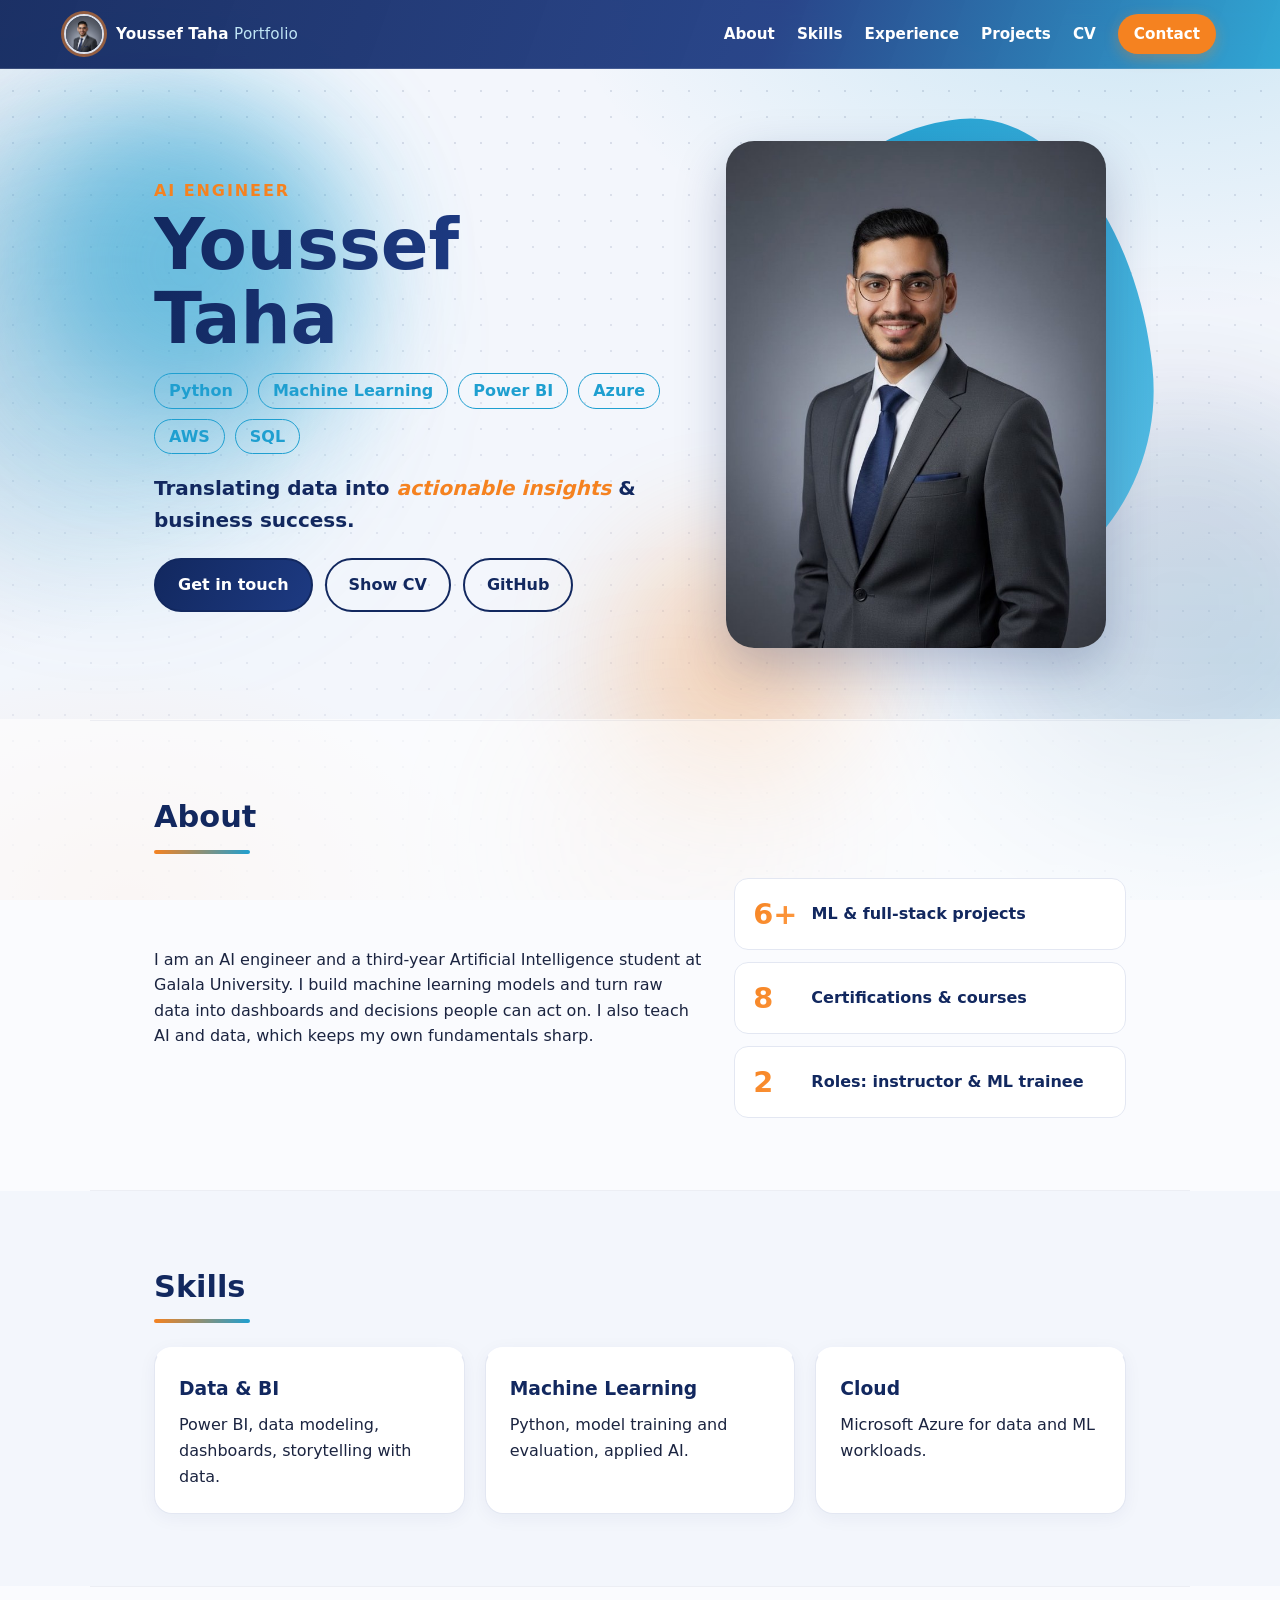
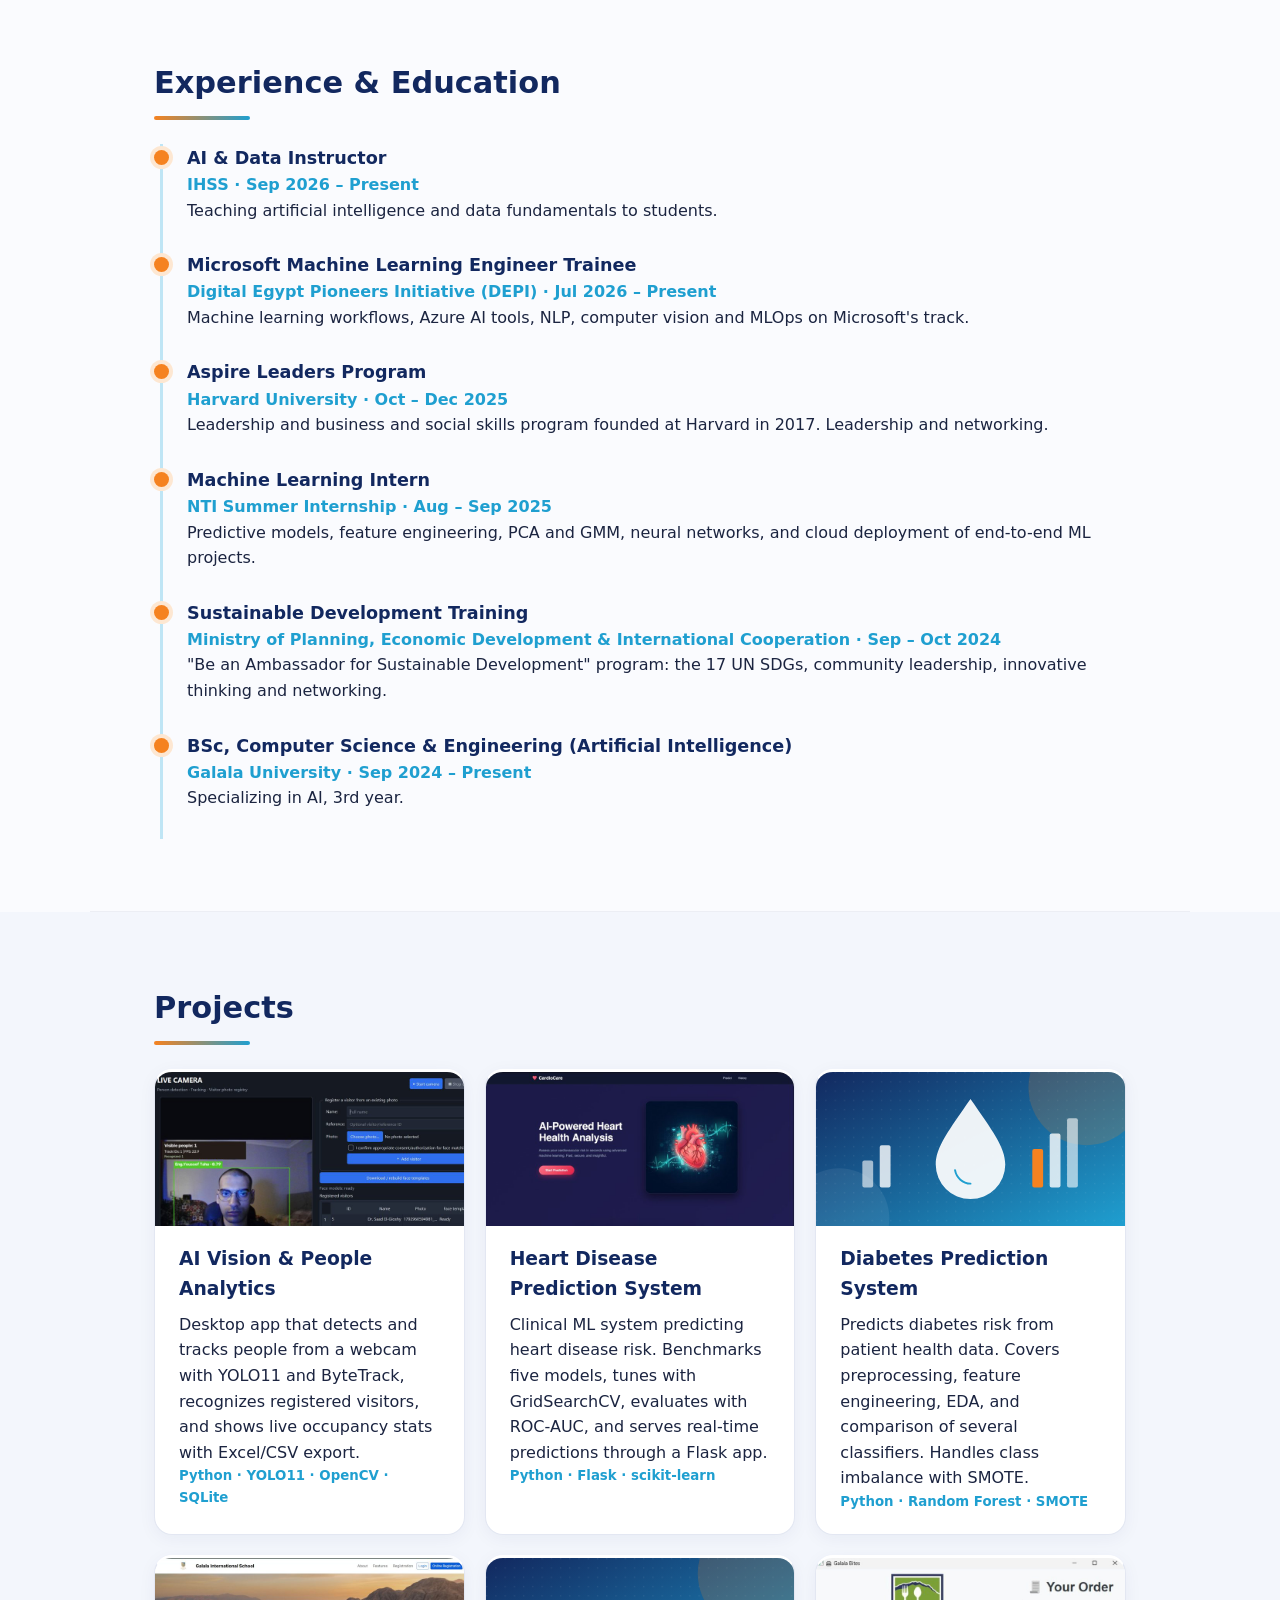
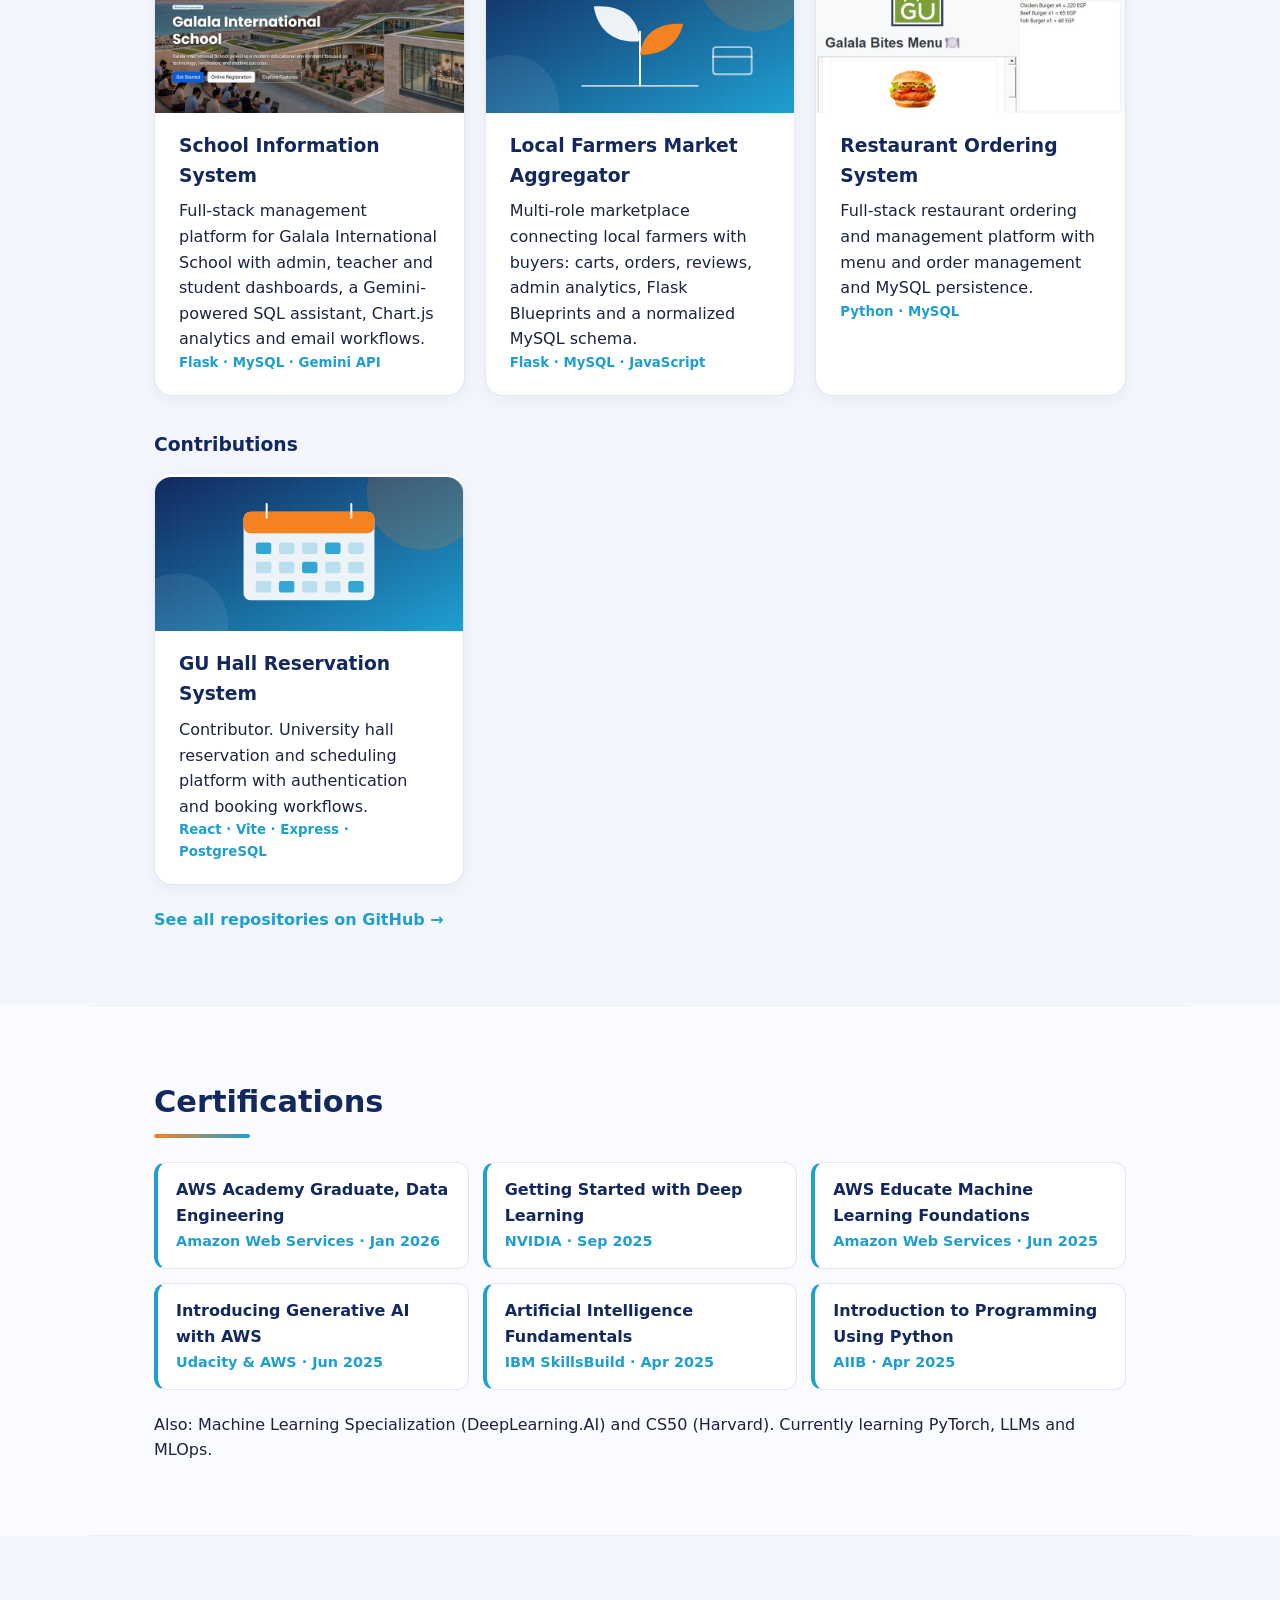
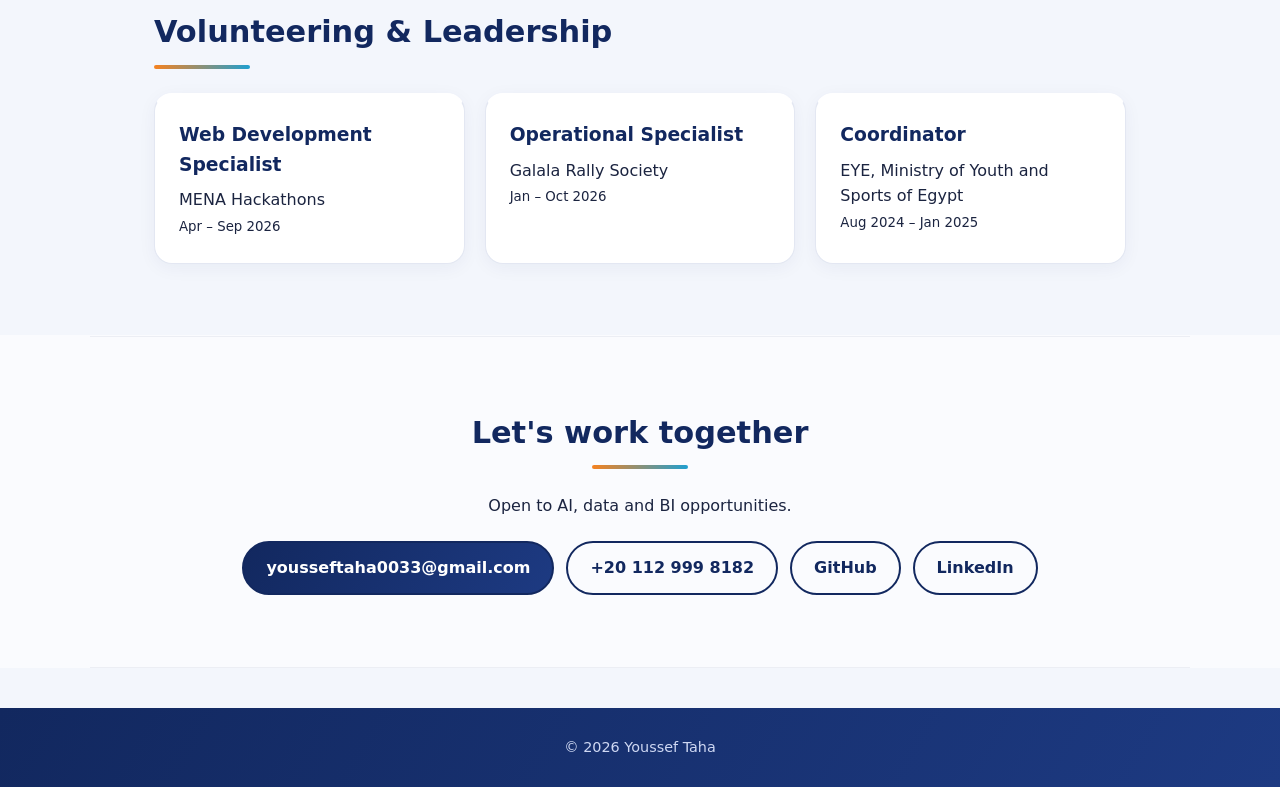
<file: index.html>
<!doctype html>
<html lang="en">
<head>
<meta charset="utf-8">
<meta name="viewport" content="width=device-width,initial-scale=1">
<title>Youssef Taha | AI Engineer</title>
<meta name="description" content="Youssef Taha, AI Engineer. Translating data into actionable insights and business success with Power BI, Azure and Python.">
<meta property="og:title" content="Youssef Taha | AI Engineer">
<meta property="og:description" content="Translating data into actionable insights and business success.">
<meta property="og:image" content="https://yousseftaha.com/5-photo.jpg">
<meta property="og:url" content="https://yousseftaha.com/">
<link rel="canonical" href="https://yousseftaha.com/">
<meta name="twitter:card" content="summary_large_image">
<meta name="twitter:title" content="Youssef Taha | AI Engineer">
<meta name="twitter:description" content="Translating data into actionable insights and business success.">
<meta name="twitter:image" content="https://yousseftaha.com/5-photo.jpg">
<link rel="icon" type="image/svg+xml" href="favicon.svg">
<link rel="icon" type="image/png" sizes="32x32" href="3-favicon-32.png">
<link rel="icon" type="image/png" sizes="48x48" href="1-favicon-48.png">
<link rel="icon" type="image/png" sizes="96x96" href="2-favicon-96.png">
<link rel="icon" sizes="any" href="4-favicon.ico">
<link rel="apple-touch-icon" sizes="180x180" href="2-apple-touch-icon.png">
<meta name="theme-color" content="#12285f">
<link rel="stylesheet" href="style.css?v=4">
</head>
<body>
<div class="bg" aria-hidden="true"><i class="g g1"></i><i class="g g2"></i><i class="g g3"></i></div>
<header class="nav">
  <a class="brand" href="#top"><img class="avatar" src="5-photo.jpg" alt=""><span>Youssef Taha <em>Portfolio</em></span></a>
  <nav>
    <a href="#about">About</a><a href="#skills">Skills</a><a href="#experience">Experience</a><a href="#projects">Projects</a><a href="6-cv.pdf" target="_blank" rel="noopener">CV</a><a href="#contact" class="cta">Contact</a>
  </nav>
</header>

<main id="top">
<section class="hero">
  <div class="hero-bg"><i class="orb o1"></i><i class="orb o2"></i></div>
  <div class="hero-text">
    <p class="eyebrow">AI Engineer</p>
    <h1>Youssef Taha</h1>
    <div class="chips"><span>Python</span><span>Machine Learning</span><span>Power BI</span><span>Azure</span><span>AWS</span><span>SQL</span></div>
    <p class="tag">Translating data into <span>actionable insights</span> &amp; business success.</p>
    <div class="btns"><a class="btn primary" href="#contact">Get in touch</a><a class="btn" href="6-cv.pdf" target="_blank" rel="noopener">Show CV</a><a class="btn" href="https://github.com/YoussefTaha39">GitHub</a></div>
  </div>
  <div class="hero-photo"><div class="blob"></div><img src="5-photo.jpg" alt="Youssef Taha"></div>
</section>

<section id="about">
  <h2>About</h2>
  <div class="about">
    <p>I am an AI engineer and a third-year Artificial Intelligence student at Galala University. I build machine learning models and turn raw data into dashboards and decisions people can act on. I also teach AI and data, which keeps my own fundamentals sharp.</p>
    <ul class="stats">
      <li><b>6+</b><span>ML &amp; full-stack projects</span></li>
      <li><b>8</b><span>Certifications &amp; courses</span></li>
      <li><b>2</b><span>Roles: instructor &amp; ML trainee</span></li>
    </ul>
  </div>
</section>

<section id="skills">
  <h2>Skills</h2>
  <div class="grid3">
    <div class="card"><h3>Data &amp; BI</h3><p>Power BI, data modeling, dashboards, storytelling with data.</p></div>
    <div class="card"><h3>Machine Learning</h3><p>Python, model training and evaluation, applied AI.</p></div>
    <div class="card"><h3>Cloud</h3><p>Microsoft Azure for data and ML workloads.</p></div>
  </div>
</section>

<section id="experience">
  <h2>Experience &amp; Education</h2>
  <ol class="timeline">
    <li><b>AI &amp; Data Instructor</b><span>IHSS &middot; Sep 2026 &ndash; Present</span><p>Teaching artificial intelligence and data fundamentals to students.</p></li>
    <li><b>Microsoft Machine Learning Engineer Trainee</b><span>Digital Egypt Pioneers Initiative (DEPI) &middot; Jul 2026 &ndash; Present</span><p>Machine learning workflows, Azure AI tools, NLP, computer vision and MLOps on Microsoft's track.</p></li>
    <li><b>Aspire Leaders Program</b><span>Harvard University &middot; Oct &ndash; Dec 2025</span><p>Leadership and business and social skills program founded at Harvard in 2017. Leadership and networking.</p></li>
    <li><b>Machine Learning Intern</b><span>NTI Summer Internship &middot; Aug &ndash; Sep 2025</span><p>Predictive models, feature engineering, PCA and GMM, neural networks, and cloud deployment of end-to-end ML projects.</p></li>
    <li><b>Sustainable Development Training</b><span>Ministry of Planning, Economic Development &amp; International Cooperation &middot; Sep &ndash; Oct 2024</span><p>"Be an Ambassador for Sustainable Development" program: the 17 UN SDGs, community leadership, innovative thinking and networking.</p></li>
    <li><b>BSc, Computer Science &amp; Engineering (Artificial Intelligence)</b><span>Galala University &middot; Sep 2024 &ndash; Present</span><p>Specializing in AI, 3rd year.</p></li>
  </ol>
</section>

<section id="projects">
  <h2>Projects</h2>
  <div class="grid3">
    <a class="card proj" href="https://github.com/YoussefTaha39/ai_vision_people_analytics"><img class="thumb" src="1-vision.jpg" alt=""><h3>AI Vision &amp; People Analytics</h3><p>Desktop app that detects and tracks people from a webcam with YOLO11 and ByteTrack, recognizes registered visitors, and shows live occupancy stats with Excel/CSV export.</p><small>Python &middot; YOLO11 &middot; OpenCV &middot; SQLite</small></a>
    <a class="card proj" href="https://github.com/YoussefTaha39/Heart-Disease-Prediction-Model"><img class="thumb" src="2-heart.jpg" alt=""><h3>Heart Disease Prediction System</h3><p>Clinical ML system predicting heart disease risk. Benchmarks five models, tunes with GridSearchCV, evaluates with ROC-AUC, and serves real-time predictions through a Flask app.</p><small>Python &middot; Flask &middot; scikit-learn</small></a>
    <a class="card proj" href="https://github.com/YoussefTaha39/diabetes-prediction"><img class="thumb" src="5-diabetes.svg" alt=""><h3>Diabetes Prediction System</h3><p>Predicts diabetes risk from patient health data. Covers preprocessing, feature engineering, EDA, and comparison of several classifiers. Handles class imbalance with SMOTE.</p><small>Python &middot; Random Forest &middot; SMOTE</small></a>
    <a class="card proj" href="https://github.com/Kevoharvey/School-Information-System"><img class="thumb" src="3-school.jpg" alt=""><h3>School Information System</h3><p>Full-stack management platform for Galala International School with admin, teacher and student dashboards, a Gemini-powered SQL assistant, Chart.js analytics and email workflows.</p><small>Flask &middot; MySQL &middot; Gemini API</small></a>
    <a class="card proj" href="https://github.com/Kevoharvey/LocalFarmersMarketAggregator"><img class="thumb" src="6-farm.svg" alt=""><h3>Local Farmers Market Aggregator</h3><p>Multi-role marketplace connecting local farmers with buyers: carts, orders, reviews, admin analytics, Flask Blueprints and a normalized MySQL schema.</p><small>Flask &middot; MySQL &middot; JavaScript</small></a>
    <a class="card proj" href="https://github.com/zanzenzon/restaurant-ordering-system"><img class="thumb" src="4-rest.jpg" alt=""><h3>Restaurant Ordering System</h3><p>Full-stack restaurant ordering and management platform with menu and order management and MySQL persistence.</p><small>Python &middot; MySQL</small></a>
  </div>
  <h3 class="sub">Contributions</h3>
  <div class="grid3 single">
    <a class="card proj" href="https://github.com/mohamedhoss123/GU-hall-reservation"><img class="thumb" src="7-hall.svg" alt=""><h3>GU Hall Reservation System</h3><p>Contributor. University hall reservation and scheduling platform with authentication and booking workflows.</p><small>React &middot; Vite &middot; Express &middot; PostgreSQL</small></a>
  </div>
  <p class="more"><a href="https://github.com/YoussefTaha39?tab=repositories">See all repositories on GitHub &rarr;</a></p>
</section>

<section id="certs">
  <h2>Certifications</h2>
  <ul class="certs">
    <li><b>AWS Academy Graduate, Data Engineering</b><span>Amazon Web Services &middot; Jan 2026</span></li>
    <li><b>Getting Started with Deep Learning</b><span>NVIDIA &middot; Sep 2025</span></li>
    <li><b>AWS Educate Machine Learning Foundations</b><span>Amazon Web Services &middot; Jun 2025</span></li>
    <li><b>Introducing Generative AI with AWS</b><span>Udacity &amp; AWS &middot; Jun 2025</span></li>
    <li><b>Artificial Intelligence Fundamentals</b><span>IBM SkillsBuild &middot; Apr 2025</span></li>
    <li><b>Introduction to Programming Using Python</b><span>AIIB &middot; Apr 2025</span></li>
  </ul>
  <p class="more">Also: Machine Learning Specialization (DeepLearning.AI) and CS50 (Harvard). Currently learning PyTorch, LLMs and MLOps.</p>
</section>

<section id="volunteering">
  <h2>Volunteering &amp; Leadership</h2>
  <div class="grid3">
    <div class="card"><h3>Web Development Specialist</h3><p>MENA Hackathons</p><small>Apr &ndash; Sep 2026</small></div>
    <div class="card"><h3>Operational Specialist</h3><p>Galala Rally Society</p><small>Jan &ndash; Oct 2026</small></div>
    <div class="card"><h3>Coordinator</h3><p>EYE, Ministry of Youth and Sports of Egypt</p><small>Aug 2024 &ndash; Jan 2025</small></div>
  </div>
</section>

<section id="contact" class="contact">
  <h2>Let's work together</h2>
  <p>Open to AI, data and BI opportunities.</p>
  <div class="btns">
    <a class="btn primary" href="mailto:yousseftaha0033@gmail.com">yousseftaha0033@gmail.com</a>
    <a class="btn" href="tel:+201129998182">+20 112 999 8182</a>
    <a class="btn" href="https://github.com/YoussefTaha39">GitHub</a>
    <a class="btn" href="https://www.linkedin.com/in/youssef3/">LinkedIn</a>
  </div>
</section>
</main>
<footer>&copy; 2026 Youssef Taha</footer>
<script>
(function(){
var nav=document.querySelector('.nav');
addEventListener('scroll',function(){nav.classList.toggle('scrolled',scrollY>8)},{passive:true});
if(!('IntersectionObserver' in window))return;
var els=document.querySelectorAll('section:not(.hero) h2,.sub,.about p,.card,.stats li,.timeline li,.certs li,.more,.contact .btns,.contact p');
var io=new IntersectionObserver(function(es){es.forEach(function(e){if(e.isIntersecting){e.target.classList.add('in');io.unobserve(e.target)}})},{threshold:.12,rootMargin:'0px 0px -40px 0px'});
els.forEach(function(el){var sib=Array.prototype.indexOf.call(el.parentNode.children,el);el.style.setProperty('--d',Math.min(sib%6,5)*.08+'s');el.classList.add('reveal');io.observe(el)});
})();
</script>
</body>
</html>
</file>
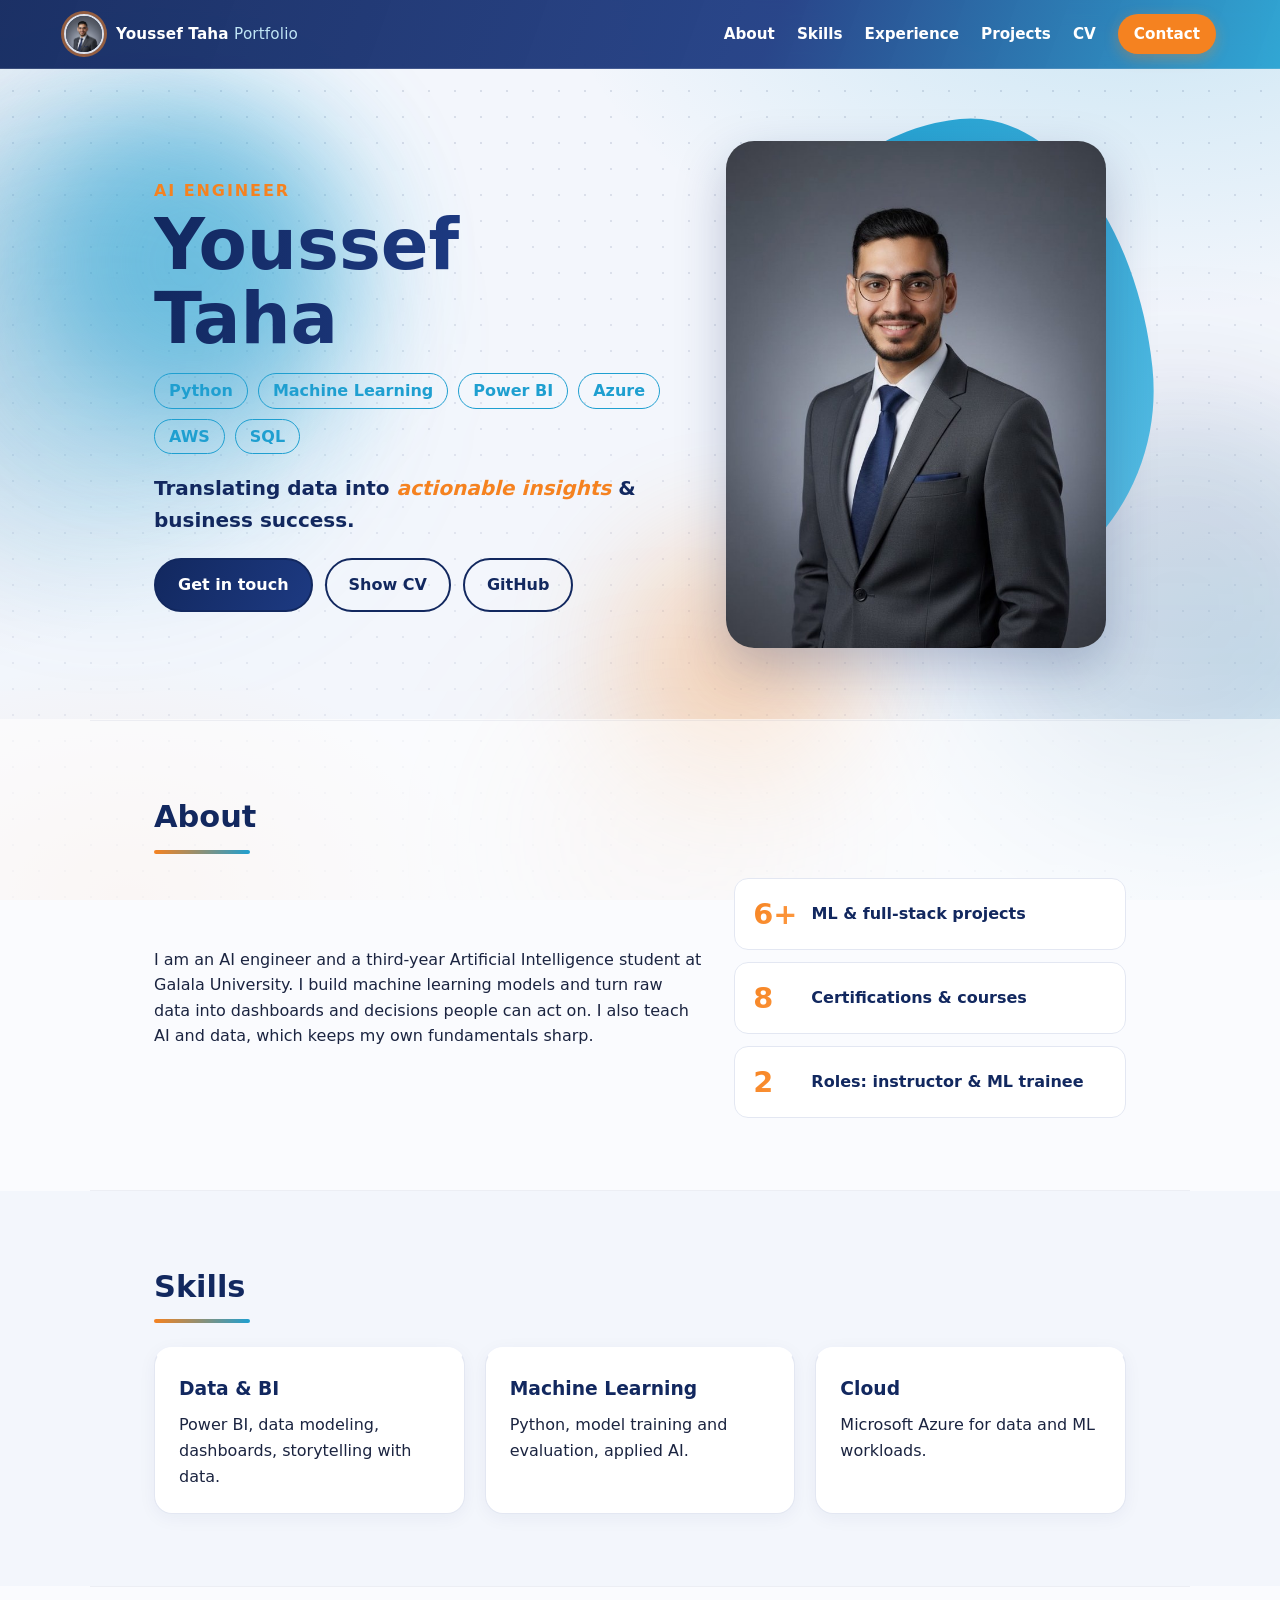
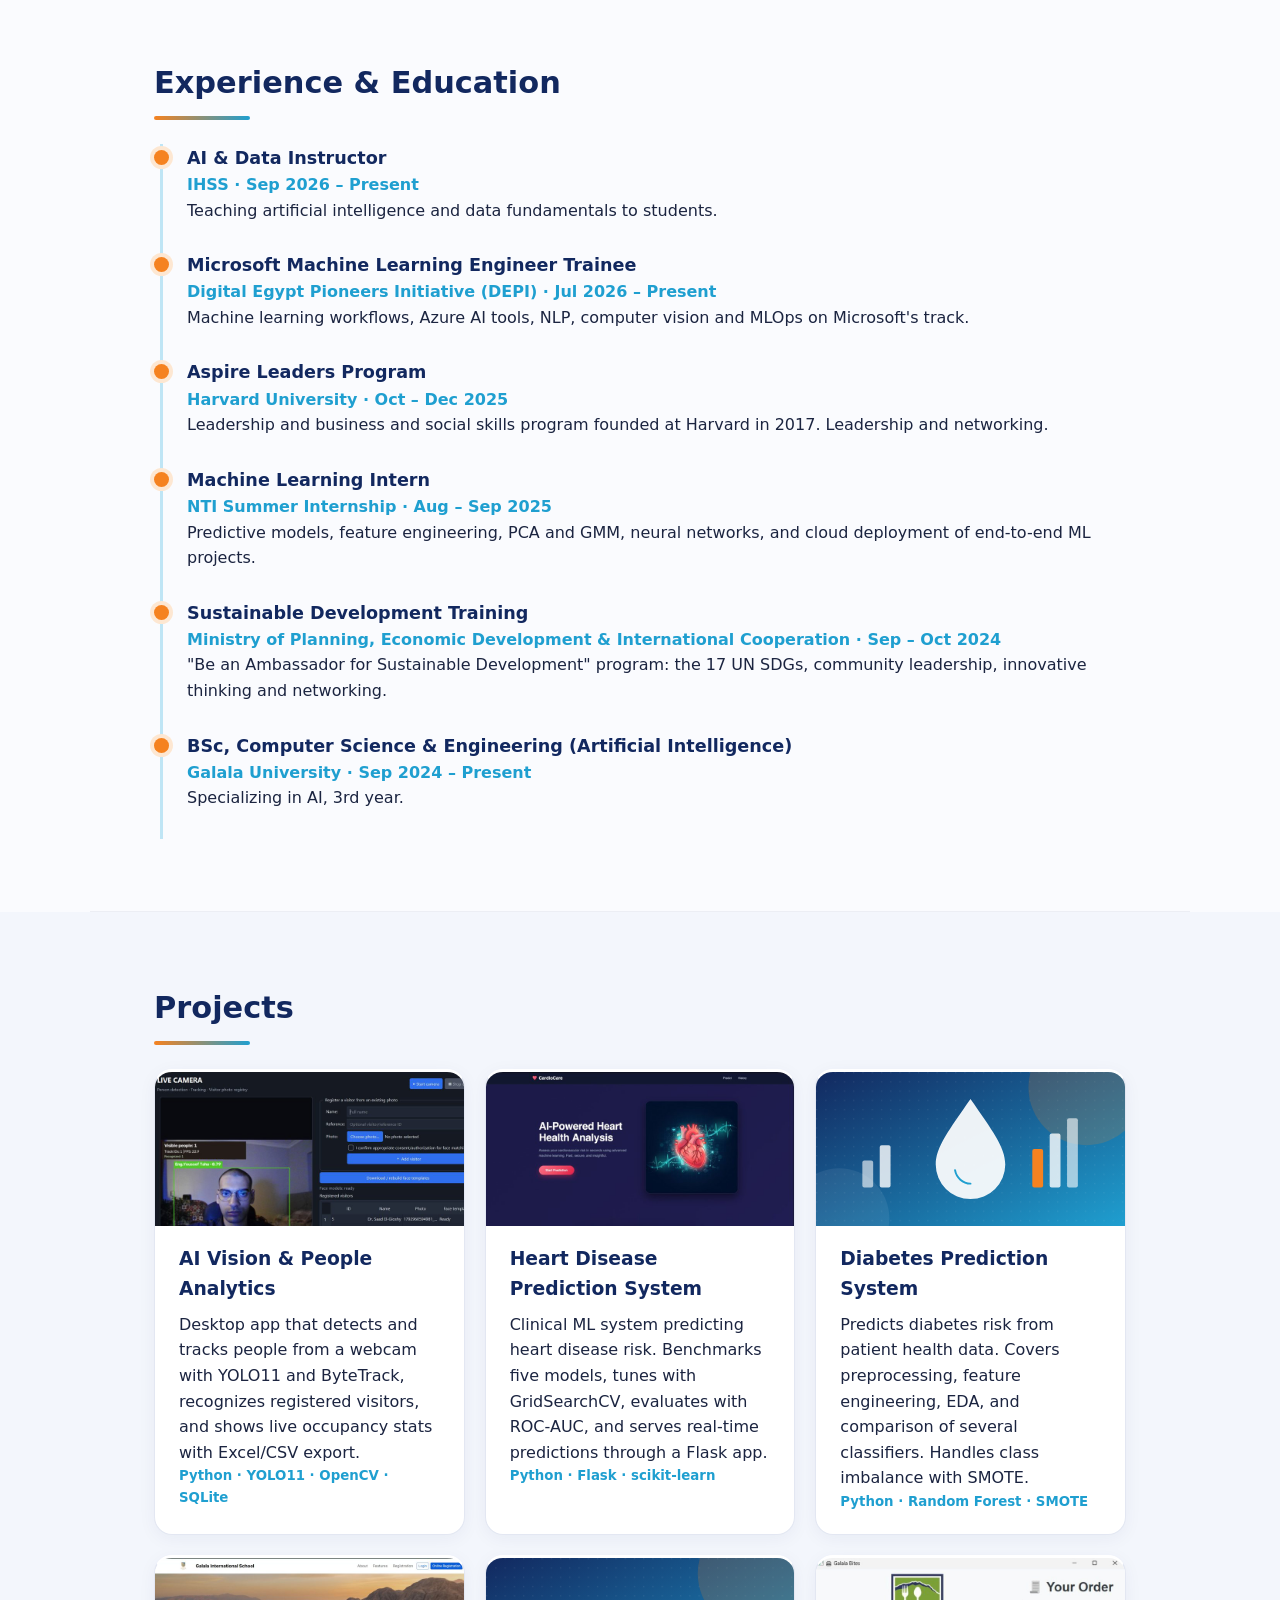
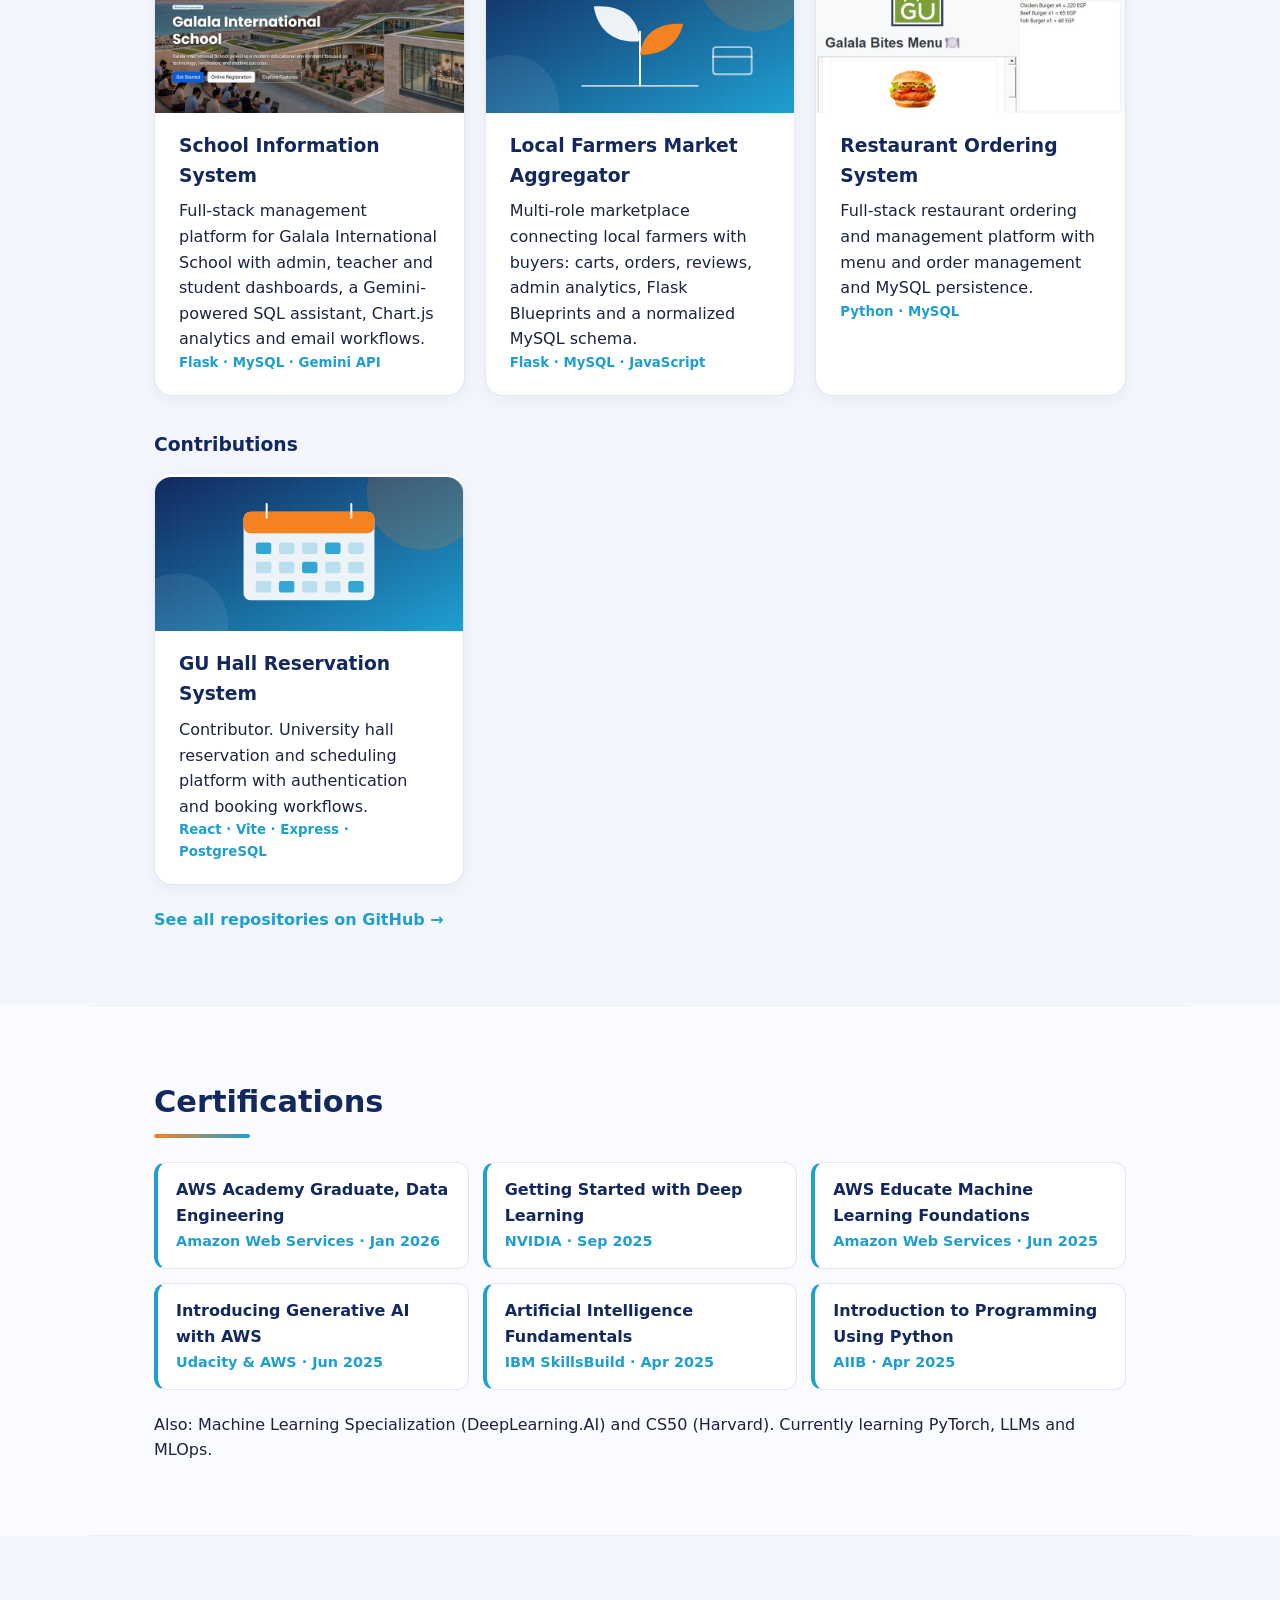
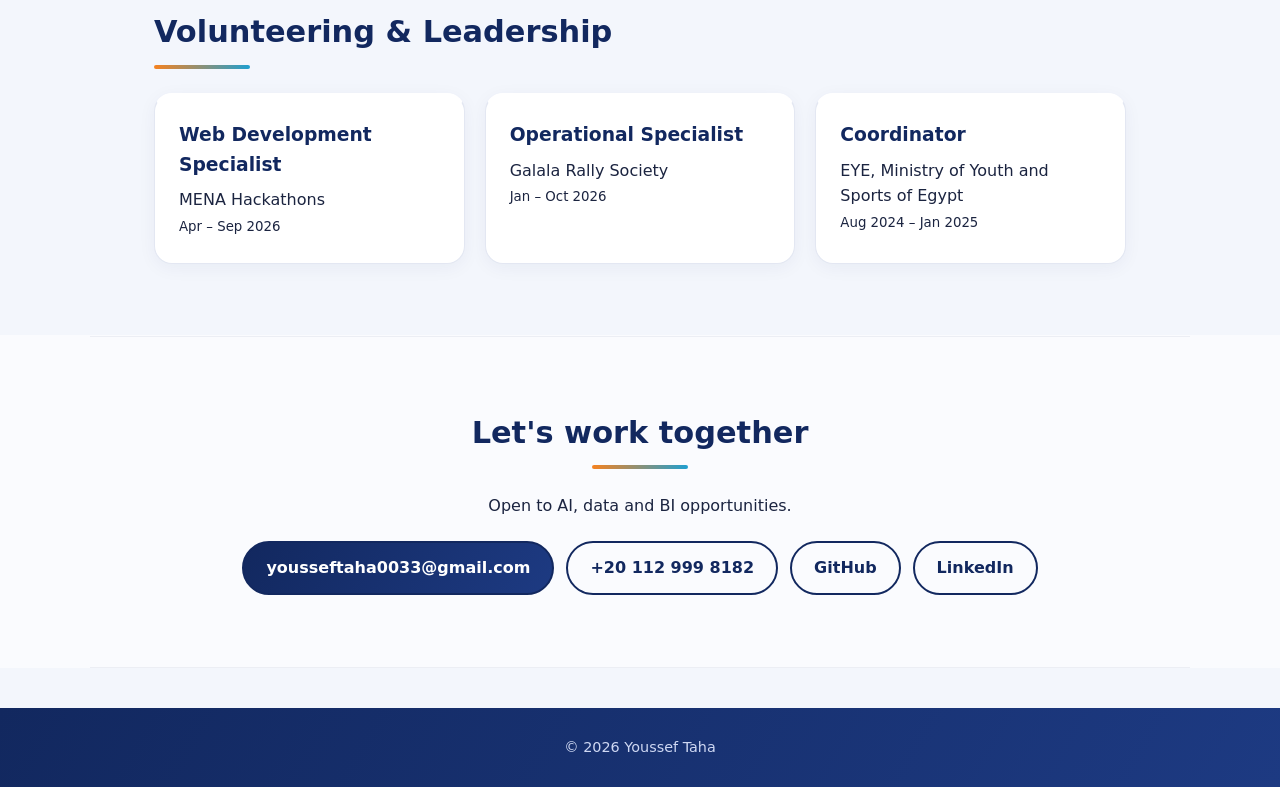
<file: 1-index.html>
<!doctype html>
<html lang="en">
<head>
<meta charset="utf-8">
<meta name="viewport" content="width=device-width,initial-scale=1">
<title>Youssef Taha | AI Engineer</title>
<meta name="description" content="Youssef Taha, AI Engineer. Translating data into actionable insights and business success with Power BI, Azure and Python.">
<meta property="og:title" content="Youssef Taha | AI Engineer">
<meta property="og:description" content="Translating data into actionable insights and business success.">
<meta property="og:image" content="https://yousseftaha.com/5-photo.jpg">
<meta property="og:url" content="https://yousseftaha.com/">
<link rel="canonical" href="https://yousseftaha.com/">
<meta name="twitter:card" content="summary_large_image">
<meta name="twitter:title" content="Youssef Taha | AI Engineer">
<meta name="twitter:description" content="Translating data into actionable insights and business success.">
<meta name="twitter:image" content="https://yousseftaha.com/5-photo.jpg">
<link rel="stylesheet" href="style.css?v=4">
</head>
<body>
<div class="bg" aria-hidden="true"><i class="g g1"></i><i class="g g2"></i><i class="g g3"></i></div>
<header class="nav">
  <a class="brand" href="#top"><img class="avatar" src="5-photo.jpg" alt=""><span>Youssef Taha <em>Portfolio</em></span></a>
  <nav>
    <a href="#about">About</a><a href="#skills">Skills</a><a href="#experience">Experience</a><a href="#projects">Projects</a><a href="6-cv.pdf" target="_blank" rel="noopener">CV</a><a href="#contact" class="cta">Contact</a>
  </nav>
</header>

<main id="top">
<section class="hero">
  <div class="hero-bg"><i class="orb o1"></i><i class="orb o2"></i></div>
  <div class="hero-text">
    <p class="eyebrow">AI Engineer</p>
    <h1>Youssef Taha</h1>
    <div class="chips"><span>Python</span><span>Machine Learning</span><span>Power BI</span><span>Azure</span><span>AWS</span><span>SQL</span></div>
    <p class="tag">Translating data into <span>actionable insights</span> &amp; business success.</p>
    <div class="btns"><a class="btn primary" href="#contact">Get in touch</a><a class="btn" href="6-cv.pdf" target="_blank" rel="noopener">Show CV</a><a class="btn" href="https://github.com/YoussefTaha39">GitHub</a></div>
  </div>
  <div class="hero-photo"><div class="blob"></div><img src="5-photo.jpg" alt="Youssef Taha"></div>
</section>

<section id="about">
  <h2>About</h2>
  <div class="about">
    <p>I am an AI engineer and a third-year Artificial Intelligence student at Galala University. I build machine learning models and turn raw data into dashboards and decisions people can act on. I also teach AI and data, which keeps my own fundamentals sharp.</p>
    <ul class="stats">
      <li><b>6+</b><span>ML &amp; full-stack projects</span></li>
      <li><b>8</b><span>Certifications &amp; courses</span></li>
      <li><b>2</b><span>Roles: instructor &amp; ML trainee</span></li>
    </ul>
  </div>
</section>

<section id="skills">
  <h2>Skills</h2>
  <div class="grid3">
    <div class="card"><h3>Data &amp; BI</h3><p>Power BI, data modeling, dashboards, storytelling with data.</p></div>
    <div class="card"><h3>Machine Learning</h3><p>Python, model training and evaluation, applied AI.</p></div>
    <div class="card"><h3>Cloud</h3><p>Microsoft Azure for data and ML workloads.</p></div>
  </div>
</section>

<section id="experience">
  <h2>Experience &amp; Education</h2>
  <ol class="timeline">
    <li><b>AI &amp; Data Instructor</b><span>IHSS &middot; Sep 2026 &ndash; Present</span><p>Teaching artificial intelligence and data fundamentals to students.</p></li>
    <li><b>Microsoft Machine Learning Engineer Trainee</b><span>Digital Egypt Pioneers Initiative (DEPI) &middot; Jul 2026 &ndash; Present</span><p>Machine learning workflows, Azure AI tools, NLP, computer vision and MLOps on Microsoft's track.</p></li>
    <li><b>Aspire Leaders Program</b><span>Harvard University &middot; Oct &ndash; Dec 2025</span><p>Leadership and business and social skills program founded at Harvard in 2017. Leadership and networking.</p></li>
    <li><b>Machine Learning Intern</b><span>NTI Summer Internship &middot; Aug &ndash; Sep 2025</span><p>Predictive models, feature engineering, PCA and GMM, neural networks, and cloud deployment of end-to-end ML projects.</p></li>
    <li><b>Sustainable Development Training</b><span>Ministry of Planning, Economic Development &amp; International Cooperation &middot; Sep &ndash; Oct 2024</span><p>"Be an Ambassador for Sustainable Development" program: the 17 UN SDGs, community leadership, innovative thinking and networking.</p></li>
    <li><b>BSc, Computer Science &amp; Engineering (Artificial Intelligence)</b><span>Galala University &middot; Sep 2024 &ndash; Present</span><p>Specializing in AI, 3rd year.</p></li>
  </ol>
</section>

<section id="projects">
  <h2>Projects</h2>
  <div class="grid3">
    <a class="card proj" href="https://github.com/YoussefTaha39/ai_vision_people_analytics"><img class="thumb" src="1-vision.jpg" alt=""><h3>AI Vision &amp; People Analytics</h3><p>Desktop app that detects and tracks people from a webcam with YOLO11 and ByteTrack, recognizes registered visitors, and shows live occupancy stats with Excel/CSV export.</p><small>Python &middot; YOLO11 &middot; OpenCV &middot; SQLite</small></a>
    <a class="card proj" href="https://github.com/YoussefTaha39/Heart-Disease-Prediction-Model"><img class="thumb" src="2-heart.jpg" alt=""><h3>Heart Disease Prediction System</h3><p>Clinical ML system predicting heart disease risk. Benchmarks five models, tunes with GridSearchCV, evaluates with ROC-AUC, and serves real-time predictions through a Flask app.</p><small>Python &middot; Flask &middot; scikit-learn</small></a>
    <a class="card proj" href="https://github.com/YoussefTaha39/diabetes-prediction"><img class="thumb" src="5-diabetes.svg" alt=""><h3>Diabetes Prediction System</h3><p>Predicts diabetes risk from patient health data. Covers preprocessing, feature engineering, EDA, and comparison of several classifiers. Handles class imbalance with SMOTE.</p><small>Python &middot; Random Forest &middot; SMOTE</small></a>
    <a class="card proj" href="https://github.com/Kevoharvey/School-Information-System"><img class="thumb" src="3-school.jpg" alt=""><h3>School Information System</h3><p>Full-stack management platform for Galala International School with admin, teacher and student dashboards, a Gemini-powered SQL assistant, Chart.js analytics and email workflows.</p><small>Flask &middot; MySQL &middot; Gemini API</small></a>
    <a class="card proj" href="https://github.com/Kevoharvey/LocalFarmersMarketAggregator"><img class="thumb" src="6-farm.svg" alt=""><h3>Local Farmers Market Aggregator</h3><p>Multi-role marketplace connecting local farmers with buyers: carts, orders, reviews, admin analytics, Flask Blueprints and a normalized MySQL schema.</p><small>Flask &middot; MySQL &middot; JavaScript</small></a>
    <a class="card proj" href="https://github.com/zanzenzon/restaurant-ordering-system"><img class="thumb" src="4-rest.jpg" alt=""><h3>Restaurant Ordering System</h3><p>Full-stack restaurant ordering and management platform with menu and order management and MySQL persistence.</p><small>Python &middot; MySQL</small></a>
  </div>
  <h3 class="sub">Contributions</h3>
  <div class="grid3 single">
    <a class="card proj" href="https://github.com/mohamedhoss123/GU-hall-reservation"><img class="thumb" src="7-hall.svg" alt=""><h3>GU Hall Reservation System</h3><p>Contributor. University hall reservation and scheduling platform with authentication and booking workflows.</p><small>React &middot; Vite &middot; Express &middot; PostgreSQL</small></a>
  </div>
  <p class="more"><a href="https://github.com/YoussefTaha39?tab=repositories">See all repositories on GitHub &rarr;</a></p>
</section>

<section id="certs">
  <h2>Certifications</h2>
  <ul class="certs">
    <li><b>AWS Academy Graduate, Data Engineering</b><span>Amazon Web Services &middot; Jan 2026</span></li>
    <li><b>Getting Started with Deep Learning</b><span>NVIDIA &middot; Sep 2025</span></li>
    <li><b>AWS Educate Machine Learning Foundations</b><span>Amazon Web Services &middot; Jun 2025</span></li>
    <li><b>Introducing Generative AI with AWS</b><span>Udacity &amp; AWS &middot; Jun 2025</span></li>
    <li><b>Artificial Intelligence Fundamentals</b><span>IBM SkillsBuild &middot; Apr 2025</span></li>
    <li><b>Introduction to Programming Using Python</b><span>AIIB &middot; Apr 2025</span></li>
  </ul>
  <p class="more">Also: Machine Learning Specialization (DeepLearning.AI) and CS50 (Harvard). Currently learning PyTorch, LLMs and MLOps.</p>
</section>

<section id="volunteering">
  <h2>Volunteering &amp; Leadership</h2>
  <div class="grid3">
    <div class="card"><h3>Web Development Specialist</h3><p>MENA Hackathons</p><small>Apr &ndash; Sep 2026</small></div>
    <div class="card"><h3>Operational Specialist</h3><p>Galala Rally Society</p><small>Jan &ndash; Oct 2026</small></div>
    <div class="card"><h3>Coordinator</h3><p>EYE, Ministry of Youth and Sports of Egypt</p><small>Aug 2024 &ndash; Jan 2025</small></div>
  </div>
</section>

<section id="contact" class="contact">
  <h2>Let's work together</h2>
  <p>Open to AI, data and BI opportunities.</p>
  <div class="btns">
    <a class="btn primary" href="mailto:yousseftaha0033@gmail.com">yousseftaha0033@gmail.com</a>
    <a class="btn" href="tel:+201129998182">+20 112 999 8182</a>
    <a class="btn" href="https://github.com/YoussefTaha39">GitHub</a>
    <a class="btn" href="https://www.linkedin.com/in/youssef3/">LinkedIn</a>
  </div>
</section>
</main>
<footer>&copy; 2026 Youssef Taha</footer>
<script>
(function(){
var nav=document.querySelector('.nav');
addEventListener('scroll',function(){nav.classList.toggle('scrolled',scrollY>8)},{passive:true});
if(!('IntersectionObserver' in window))return;
var els=document.querySelectorAll('section:not(.hero) h2,.sub,.about p,.card,.stats li,.timeline li,.certs li,.more,.contact .btns,.contact p');
var io=new IntersectionObserver(function(es){es.forEach(function(e){if(e.isIntersecting){e.target.classList.add('in');io.unobserve(e.target)}})},{threshold:.12,rootMargin:'0px 0px -40px 0px'});
els.forEach(function(el){var sib=Array.prototype.indexOf.call(el.parentNode.children,el);el.style.setProperty('--d',Math.min(sib%6,5)*.08+'s');el.classList.add('reveal');io.observe(el)});
})();
</script>
</body>
</html>
</file>
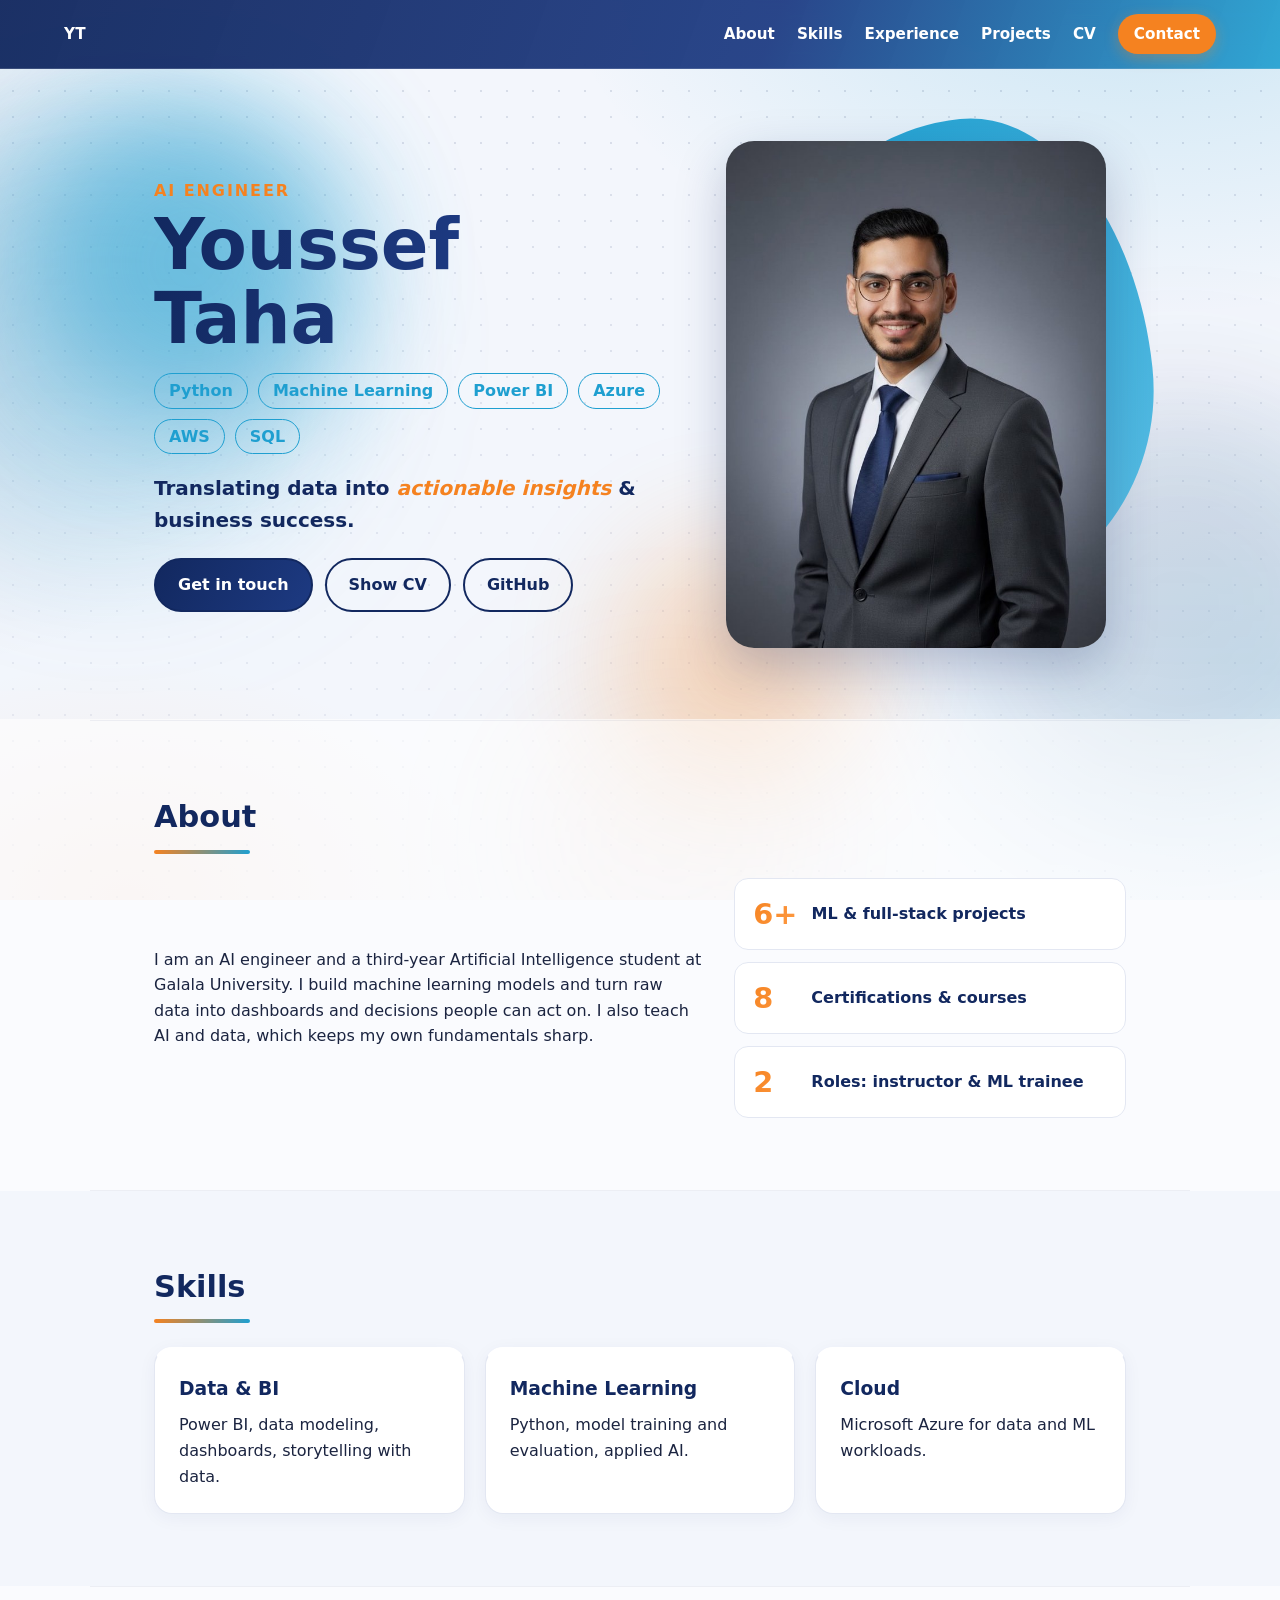
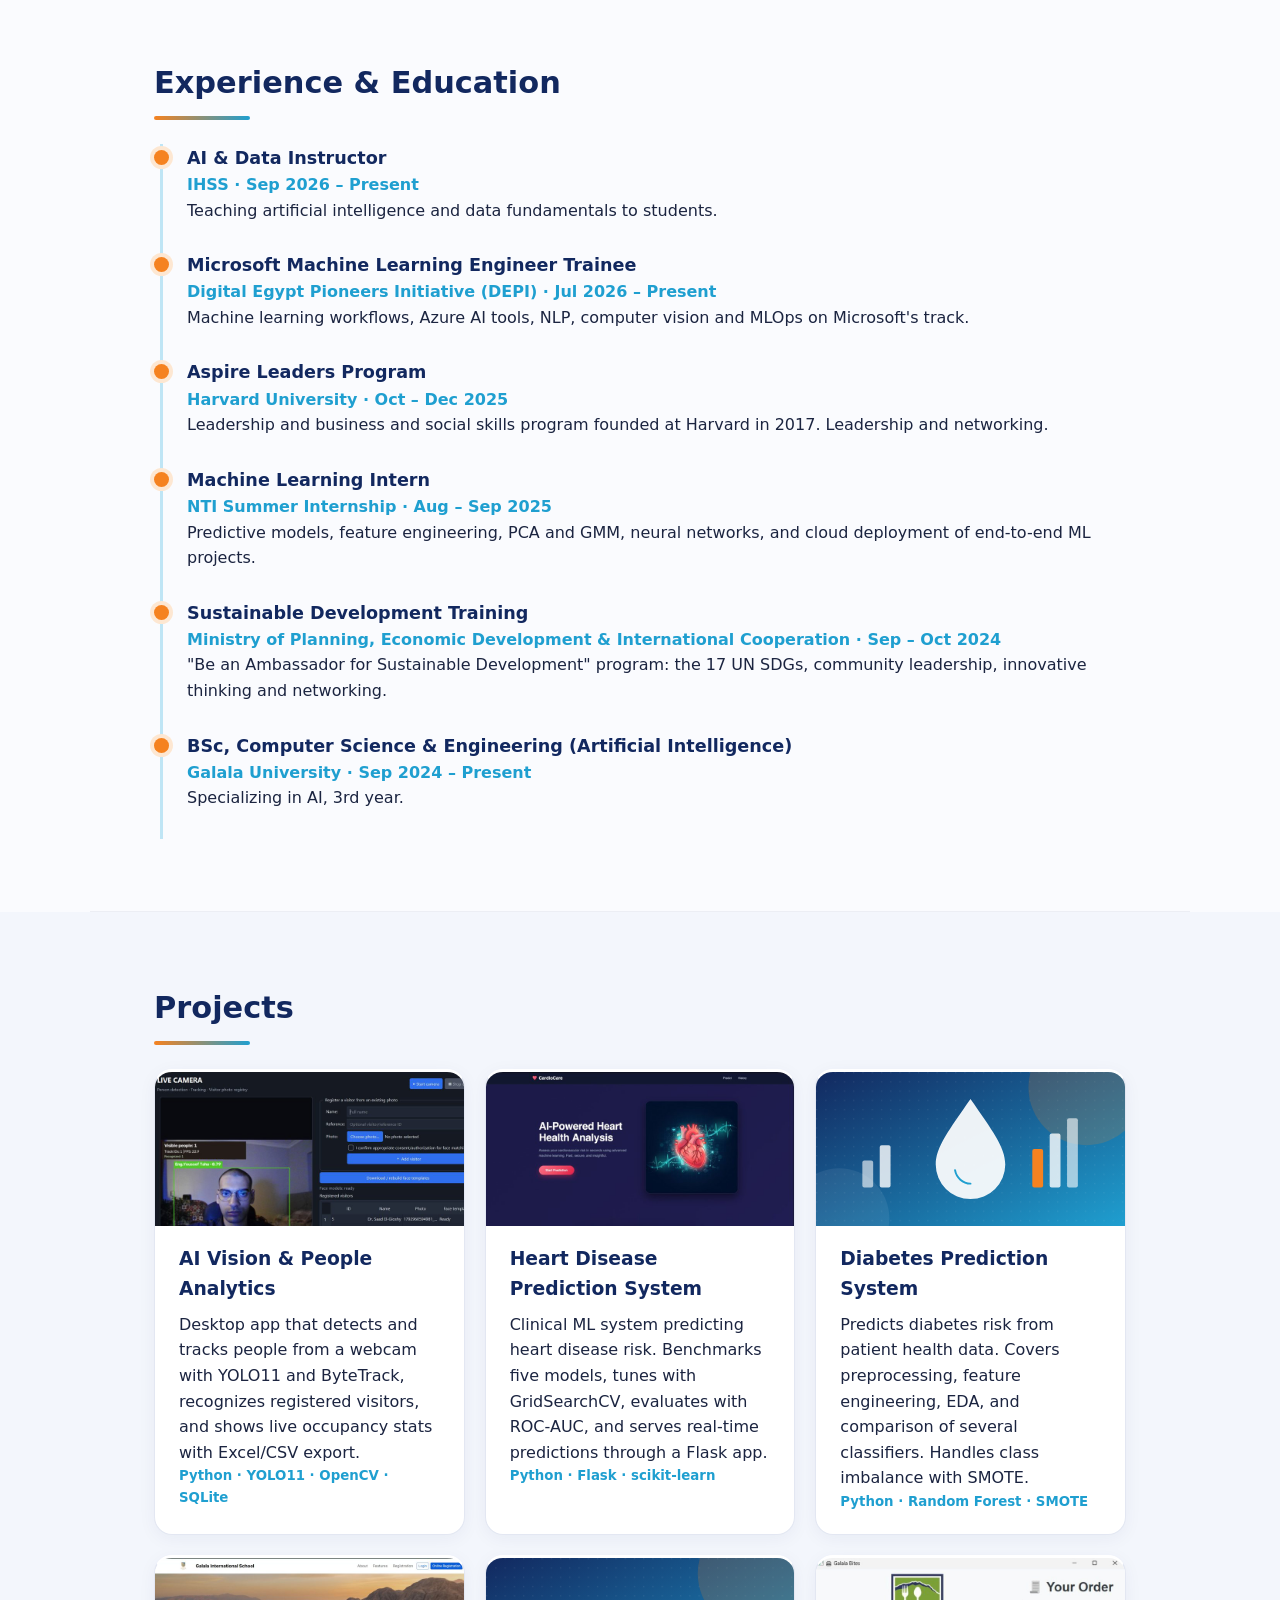
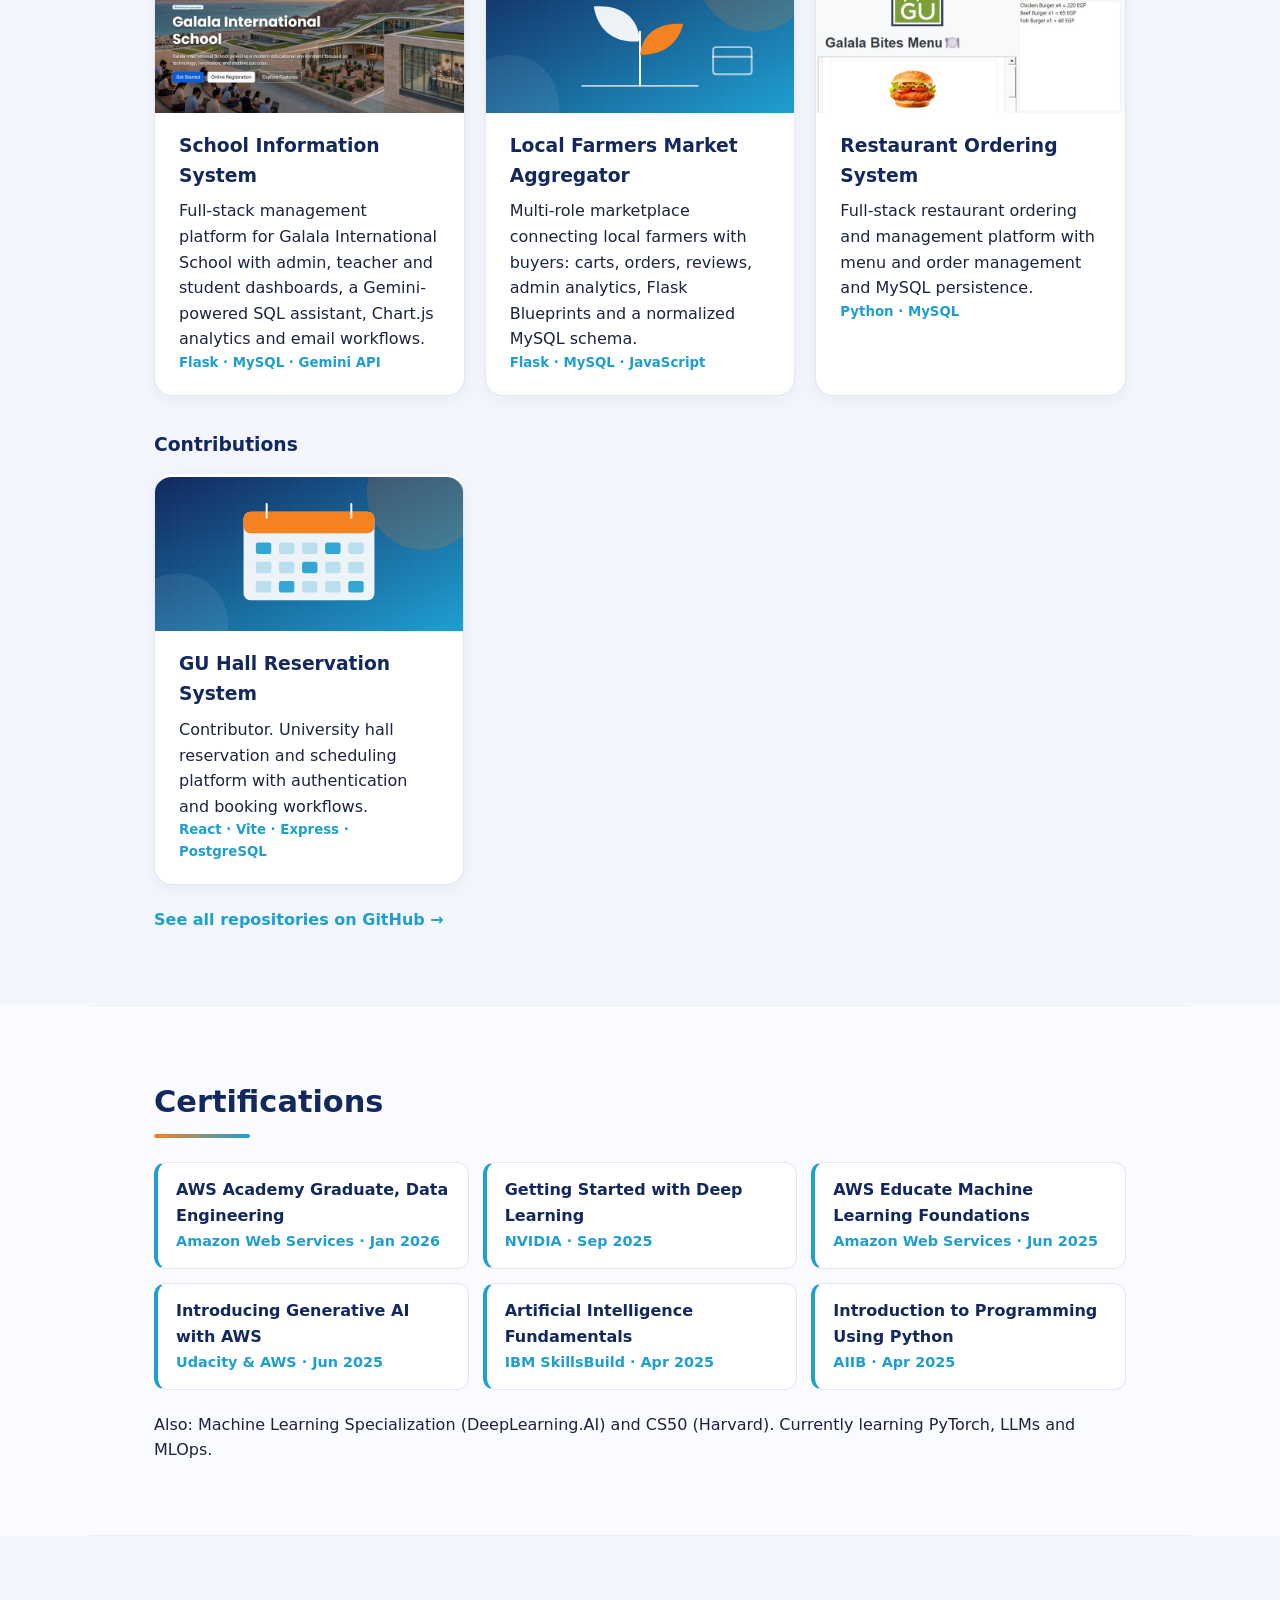
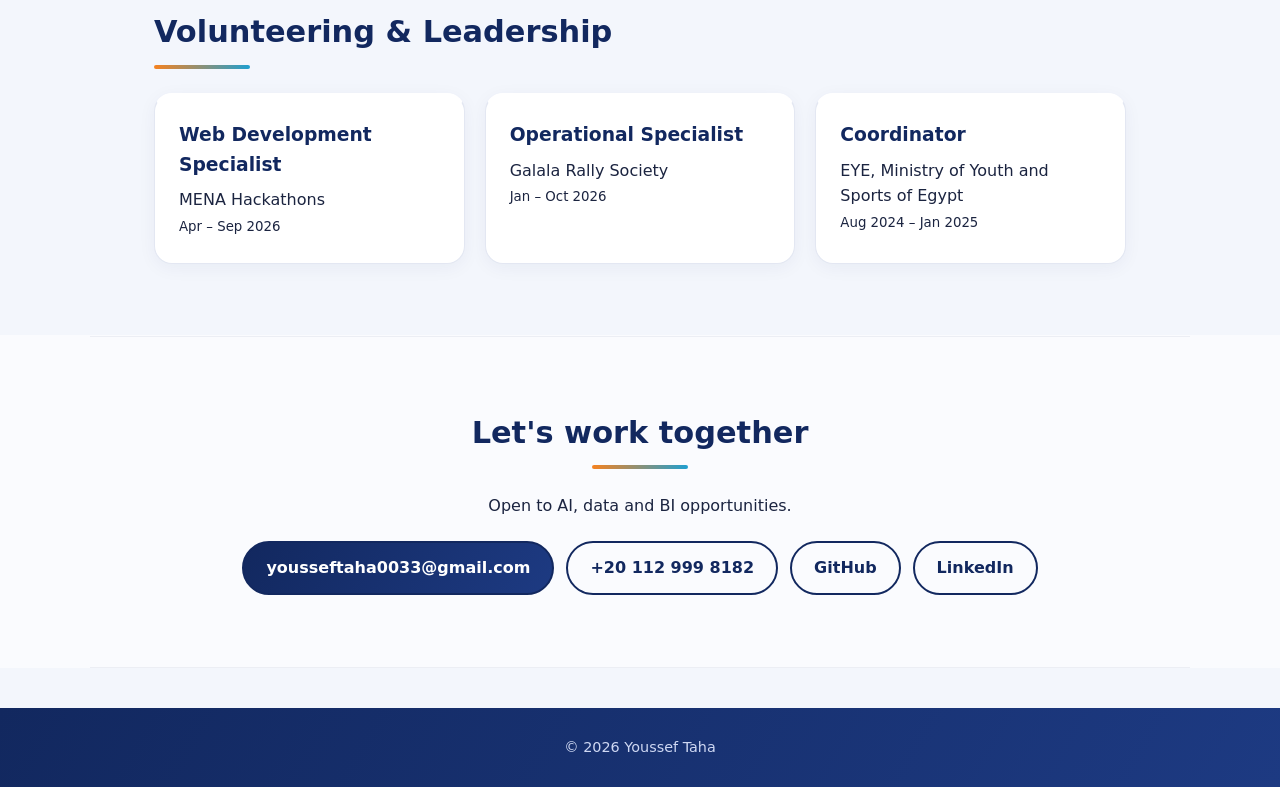
<file: 10-index.html>
<!doctype html>
<html lang="en">
<head>
<meta charset="utf-8">
<meta name="viewport" content="width=device-width,initial-scale=1">
<title>Youssef Taha | AI Engineer</title>
<meta name="description" content="Youssef Taha, AI Engineer. Translating data into actionable insights and business success with Power BI, Azure and Python.">
<meta property="og:title" content="Youssef Taha | AI Engineer">
<meta property="og:description" content="Translating data into actionable insights and business success.">
<meta property="og:image" content="https://youssefTaha39.github.io/yousseftaha.com/5-photo.jpg">
<meta property="og:url" content="https://youssefTaha39.github.io/yousseftaha.com/">
<link rel="stylesheet" href="style.css">
</head>
<body>
<div class="bg" aria-hidden="true"><i class="g g1"></i><i class="g g2"></i><i class="g g3"></i></div>
<header class="nav">
  <a class="brand" href="#top">YT</a>
  <nav>
    <a href="#about">About</a><a href="#skills">Skills</a><a href="#experience">Experience</a><a href="#projects">Projects</a><a href="6-cv.pdf" target="_blank" rel="noopener">CV</a><a href="#contact" class="cta">Contact</a>
  </nav>
</header>

<main id="top">
<section class="hero">
  <div class="hero-bg"><i class="orb o1"></i><i class="orb o2"></i></div>
  <div class="hero-text">
    <p class="eyebrow">AI Engineer</p>
    <h1>Youssef Taha</h1>
    <div class="chips"><span>Python</span><span>Machine Learning</span><span>Power BI</span><span>Azure</span><span>AWS</span><span>SQL</span></div>
    <p class="tag">Translating data into <span>actionable insights</span> &amp; business success.</p>
    <div class="btns"><a class="btn primary" href="#contact">Get in touch</a><a class="btn" href="6-cv.pdf" target="_blank" rel="noopener">Show CV</a><a class="btn" href="https://github.com/YoussefTaha39">GitHub</a></div>
  </div>
  <div class="hero-photo"><div class="blob"></div><img src="5-photo.jpg" alt="Youssef Taha"></div>
</section>

<section id="about">
  <h2>About</h2>
  <div class="about">
    <p>I am an AI engineer and a third-year Artificial Intelligence student at Galala University. I build machine learning models and turn raw data into dashboards and decisions people can act on. I also teach AI and data, which keeps my own fundamentals sharp.</p>
    <ul class="stats">
      <li><b>6+</b><span>ML &amp; full-stack projects</span></li>
      <li><b>8</b><span>Certifications &amp; courses</span></li>
      <li><b>2</b><span>Roles: instructor &amp; ML trainee</span></li>
    </ul>
  </div>
</section>

<section id="skills">
  <h2>Skills</h2>
  <div class="grid3">
    <div class="card"><h3>Data &amp; BI</h3><p>Power BI, data modeling, dashboards, storytelling with data.</p></div>
    <div class="card"><h3>Machine Learning</h3><p>Python, model training and evaluation, applied AI.</p></div>
    <div class="card"><h3>Cloud</h3><p>Microsoft Azure for data and ML workloads.</p></div>
  </div>
</section>

<section id="experience">
  <h2>Experience &amp; Education</h2>
  <ol class="timeline">
    <li><b>AI &amp; Data Instructor</b><span>IHSS &middot; Sep 2026 &ndash; Present</span><p>Teaching artificial intelligence and data fundamentals to students.</p></li>
    <li><b>Microsoft Machine Learning Engineer Trainee</b><span>Digital Egypt Pioneers Initiative (DEPI) &middot; Jul 2026 &ndash; Present</span><p>Machine learning workflows, Azure AI tools, NLP, computer vision and MLOps on Microsoft's track.</p></li>
    <li><b>Aspire Leaders Program</b><span>Harvard University &middot; Oct &ndash; Dec 2025</span><p>Leadership and business and social skills program founded at Harvard in 2017. Leadership and networking.</p></li>
    <li><b>Machine Learning Intern</b><span>NTI Summer Internship &middot; Aug &ndash; Sep 2025</span><p>Predictive models, feature engineering, PCA and GMM, neural networks, and cloud deployment of end-to-end ML projects.</p></li>
    <li><b>Sustainable Development Training</b><span>Ministry of Planning, Economic Development &amp; International Cooperation &middot; Sep &ndash; Oct 2024</span><p>"Be an Ambassador for Sustainable Development" program: the 17 UN SDGs, community leadership, innovative thinking and networking.</p></li>
    <li><b>BSc, Computer Science &amp; Engineering (Artificial Intelligence)</b><span>Galala University &middot; Sep 2024 &ndash; Present</span><p>Specializing in AI, 3rd year.</p></li>
  </ol>
</section>

<section id="projects">
  <h2>Projects</h2>
  <div class="grid3">
    <a class="card proj" href="https://github.com/YoussefTaha39/ai_vision_people_analytics"><img class="thumb" src="1-vision.jpg" alt=""><h3>AI Vision &amp; People Analytics</h3><p>Desktop app that detects and tracks people from a webcam with YOLO11 and ByteTrack, recognizes registered visitors, and shows live occupancy stats with Excel/CSV export.</p><small>Python &middot; YOLO11 &middot; OpenCV &middot; SQLite</small></a>
    <a class="card proj" href="https://github.com/YoussefTaha39/Heart-Disease-Prediction-Model"><img class="thumb" src="2-heart.jpg" alt=""><h3>Heart Disease Prediction System</h3><p>Clinical ML system predicting heart disease risk. Benchmarks five models, tunes with GridSearchCV, evaluates with ROC-AUC, and serves real-time predictions through a Flask app.</p><small>Python &middot; Flask &middot; scikit-learn</small></a>
    <a class="card proj" href="https://github.com/YoussefTaha39/diabetes-prediction"><img class="thumb" src="5-diabetes.svg" alt=""><h3>Diabetes Prediction System</h3><p>Predicts diabetes risk from patient health data. Covers preprocessing, feature engineering, EDA, and comparison of several classifiers. Handles class imbalance with SMOTE.</p><small>Python &middot; Random Forest &middot; SMOTE</small></a>
    <a class="card proj" href="https://github.com/Kevoharvey/School-Information-System"><img class="thumb" src="3-school.jpg" alt=""><h3>School Information System</h3><p>Full-stack management platform for Galala International School with admin, teacher and student dashboards, a Gemini-powered SQL assistant, Chart.js analytics and email workflows.</p><small>Flask &middot; MySQL &middot; Gemini API</small></a>
    <a class="card proj" href="https://github.com/Kevoharvey/LocalFarmersMarketAggregator"><img class="thumb" src="6-farm.svg" alt=""><h3>Local Farmers Market Aggregator</h3><p>Multi-role marketplace connecting local farmers with buyers: carts, orders, reviews, admin analytics, Flask Blueprints and a normalized MySQL schema.</p><small>Flask &middot; MySQL &middot; JavaScript</small></a>
    <a class="card proj" href="https://github.com/zanzenzon/restaurant-ordering-system"><img class="thumb" src="4-rest.jpg" alt=""><h3>Restaurant Ordering System</h3><p>Full-stack restaurant ordering and management platform with menu and order management and MySQL persistence.</p><small>Python &middot; MySQL</small></a>
  </div>
  <h3 class="sub">Contributions</h3>
  <div class="grid3 single">
    <a class="card proj" href="https://github.com/mohamedhoss123/GU-hall-reservation"><img class="thumb" src="7-hall.svg" alt=""><h3>GU Hall Reservation System</h3><p>Contributor. University hall reservation and scheduling platform with authentication and booking workflows.</p><small>React &middot; Vite &middot; Express &middot; PostgreSQL</small></a>
  </div>
  <p class="more"><a href="https://github.com/YoussefTaha39?tab=repositories">See all repositories on GitHub &rarr;</a></p>
</section>

<section id="certs">
  <h2>Certifications</h2>
  <ul class="certs">
    <li><b>AWS Academy Graduate, Data Engineering</b><span>Amazon Web Services &middot; Jan 2026</span></li>
    <li><b>Getting Started with Deep Learning</b><span>NVIDIA &middot; Sep 2025</span></li>
    <li><b>AWS Educate Machine Learning Foundations</b><span>Amazon Web Services &middot; Jun 2025</span></li>
    <li><b>Introducing Generative AI with AWS</b><span>Udacity &amp; AWS &middot; Jun 2025</span></li>
    <li><b>Artificial Intelligence Fundamentals</b><span>IBM SkillsBuild &middot; Apr 2025</span></li>
    <li><b>Introduction to Programming Using Python</b><span>AIIB &middot; Apr 2025</span></li>
  </ul>
  <p class="more">Also: Machine Learning Specialization (DeepLearning.AI) and CS50 (Harvard). Currently learning PyTorch, LLMs and MLOps.</p>
</section>

<section id="volunteering">
  <h2>Volunteering &amp; Leadership</h2>
  <div class="grid3">
    <div class="card"><h3>Web Development Specialist</h3><p>MENA Hackathons</p><small>Apr &ndash; Sep 2026</small></div>
    <div class="card"><h3>Operational Specialist</h3><p>Galala Rally Society</p><small>Jan &ndash; Oct 2026</small></div>
    <div class="card"><h3>Coordinator</h3><p>EYE, Ministry of Youth and Sports of Egypt</p><small>Aug 2024 &ndash; Jan 2025</small></div>
  </div>
</section>

<section id="contact" class="contact">
  <h2>Let's work together</h2>
  <p>Open to AI, data and BI opportunities.</p>
  <div class="btns">
    <a class="btn primary" href="mailto:yousseftaha0033@gmail.com">yousseftaha0033@gmail.com</a>
    <a class="btn" href="tel:+201129998182">+20 112 999 8182</a>
    <a class="btn" href="https://github.com/YoussefTaha39">GitHub</a>
    <a class="btn" href="https://www.linkedin.com/in/youssef3/">LinkedIn</a>
  </div>
</section>
</main>
<footer>&copy; 2026 Youssef Taha</footer>
<script>
(function(){
var nav=document.querySelector('.nav');
addEventListener('scroll',function(){nav.classList.toggle('scrolled',scrollY>8)},{passive:true});
if(!('IntersectionObserver' in window))return;
var els=document.querySelectorAll('section:not(.hero) h2,.sub,.about p,.card,.stats li,.timeline li,.certs li,.more,.contact .btns,.contact p');
var io=new IntersectionObserver(function(es){es.forEach(function(e){if(e.isIntersecting){e.target.classList.add('in');io.unobserve(e.target)}})},{threshold:.12,rootMargin:'0px 0px -40px 0px'});
els.forEach(function(el){var sib=Array.prototype.indexOf.call(el.parentNode.children,el);el.style.setProperty('--d',Math.min(sib%6,5)*.08+'s');el.classList.add('reveal');io.observe(el)});
})();
</script>
</body>
</html>
</file>
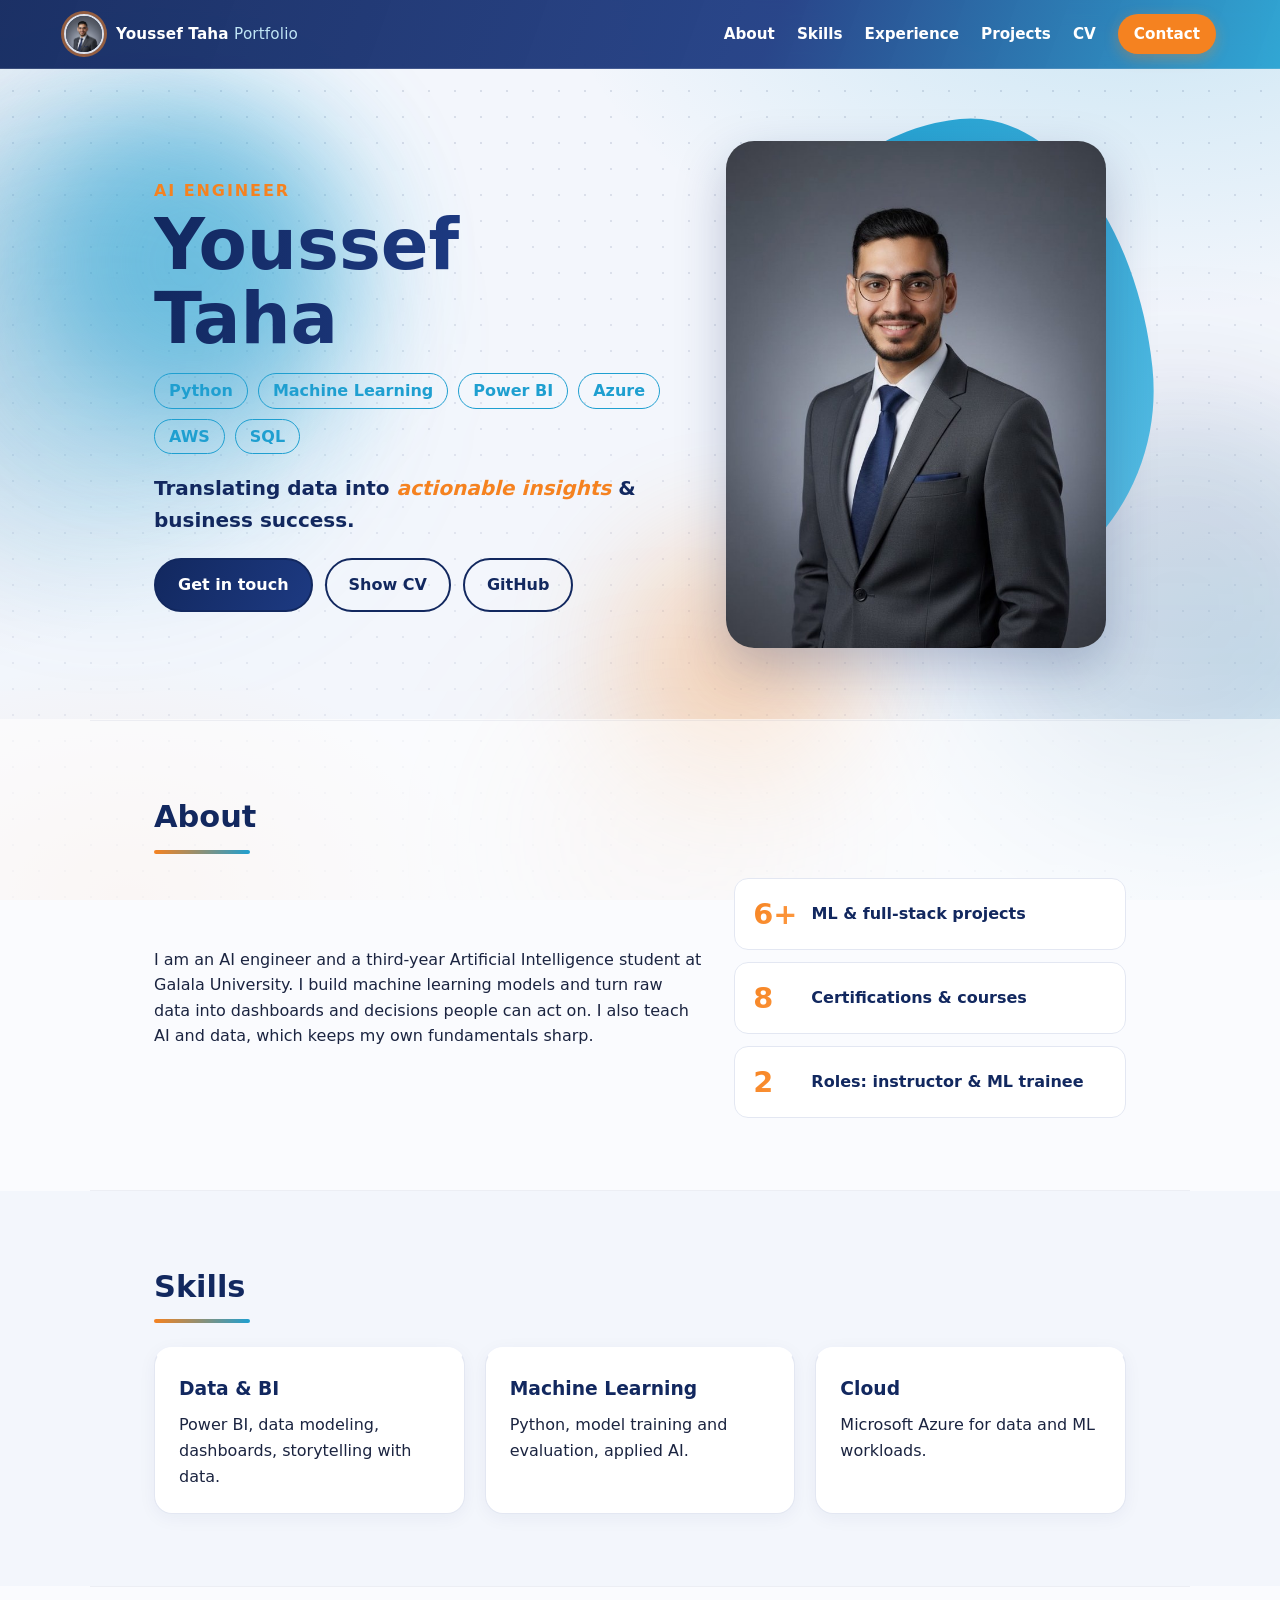
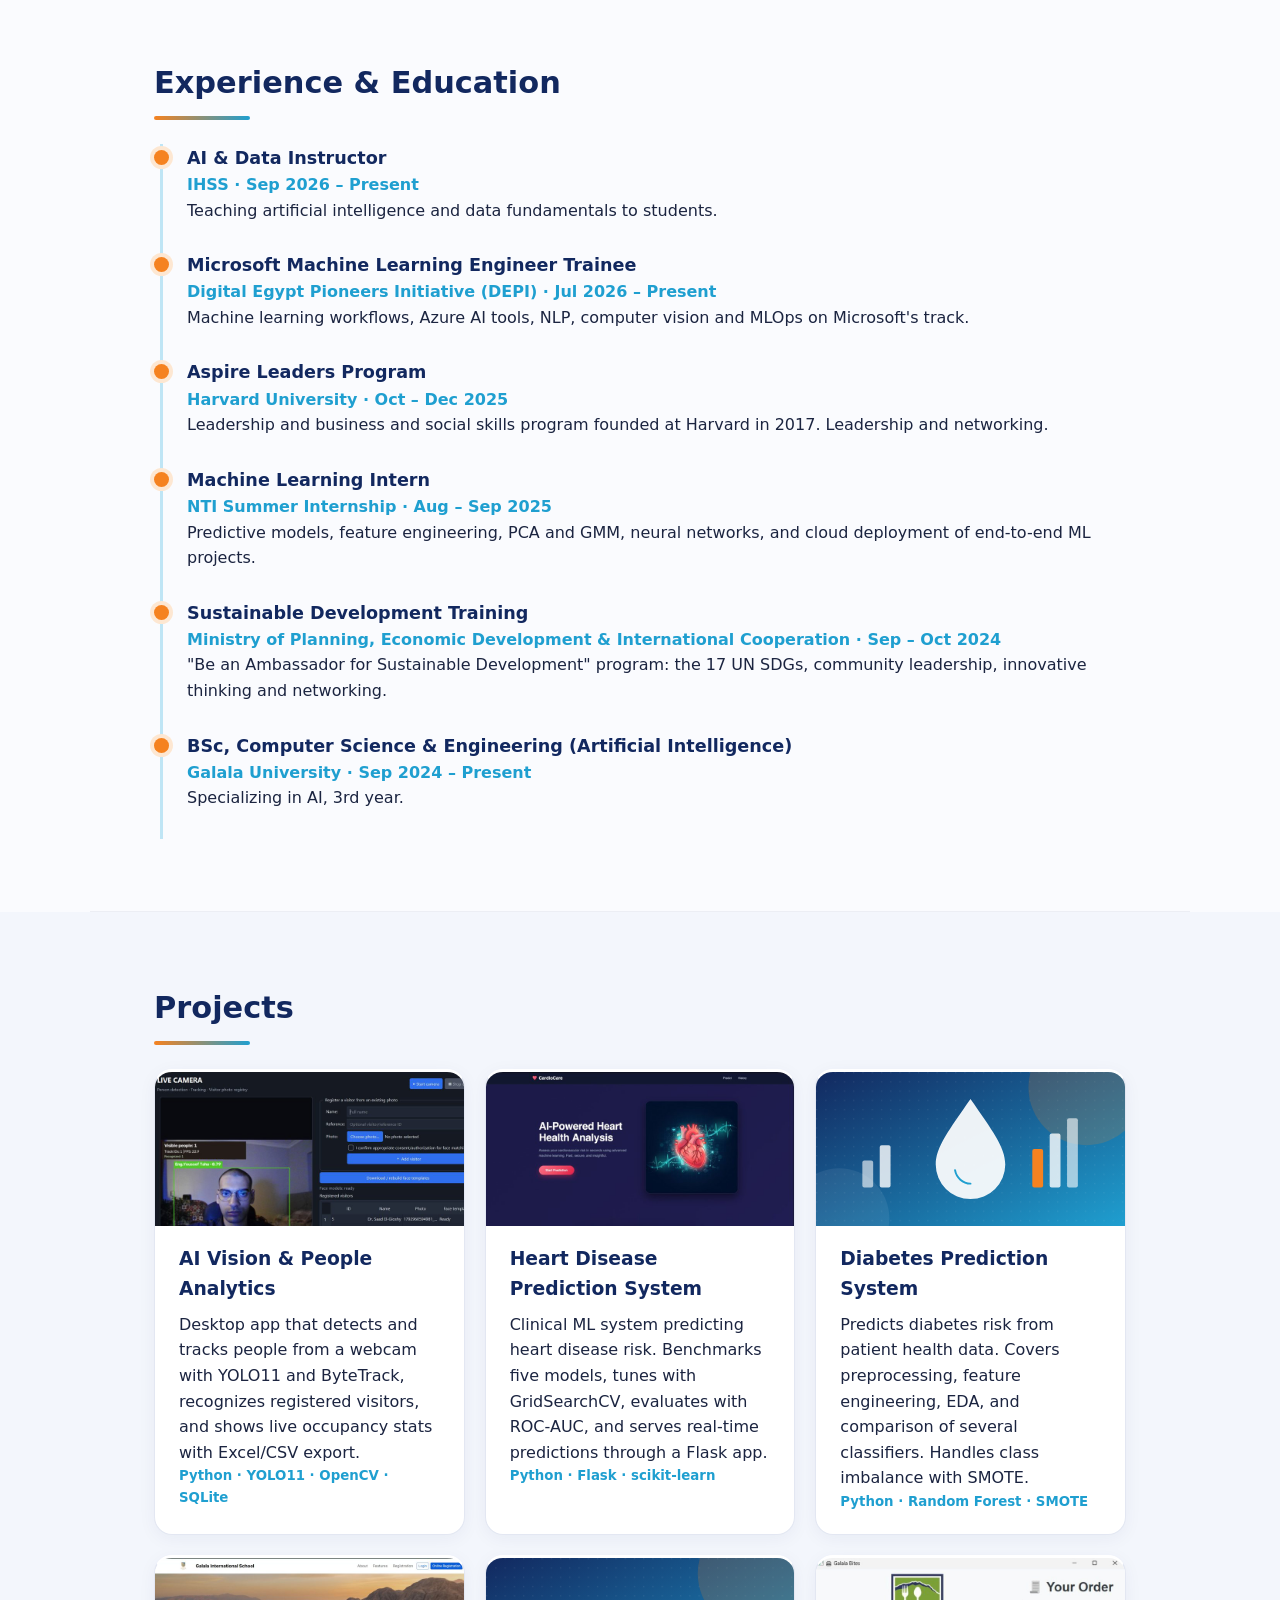
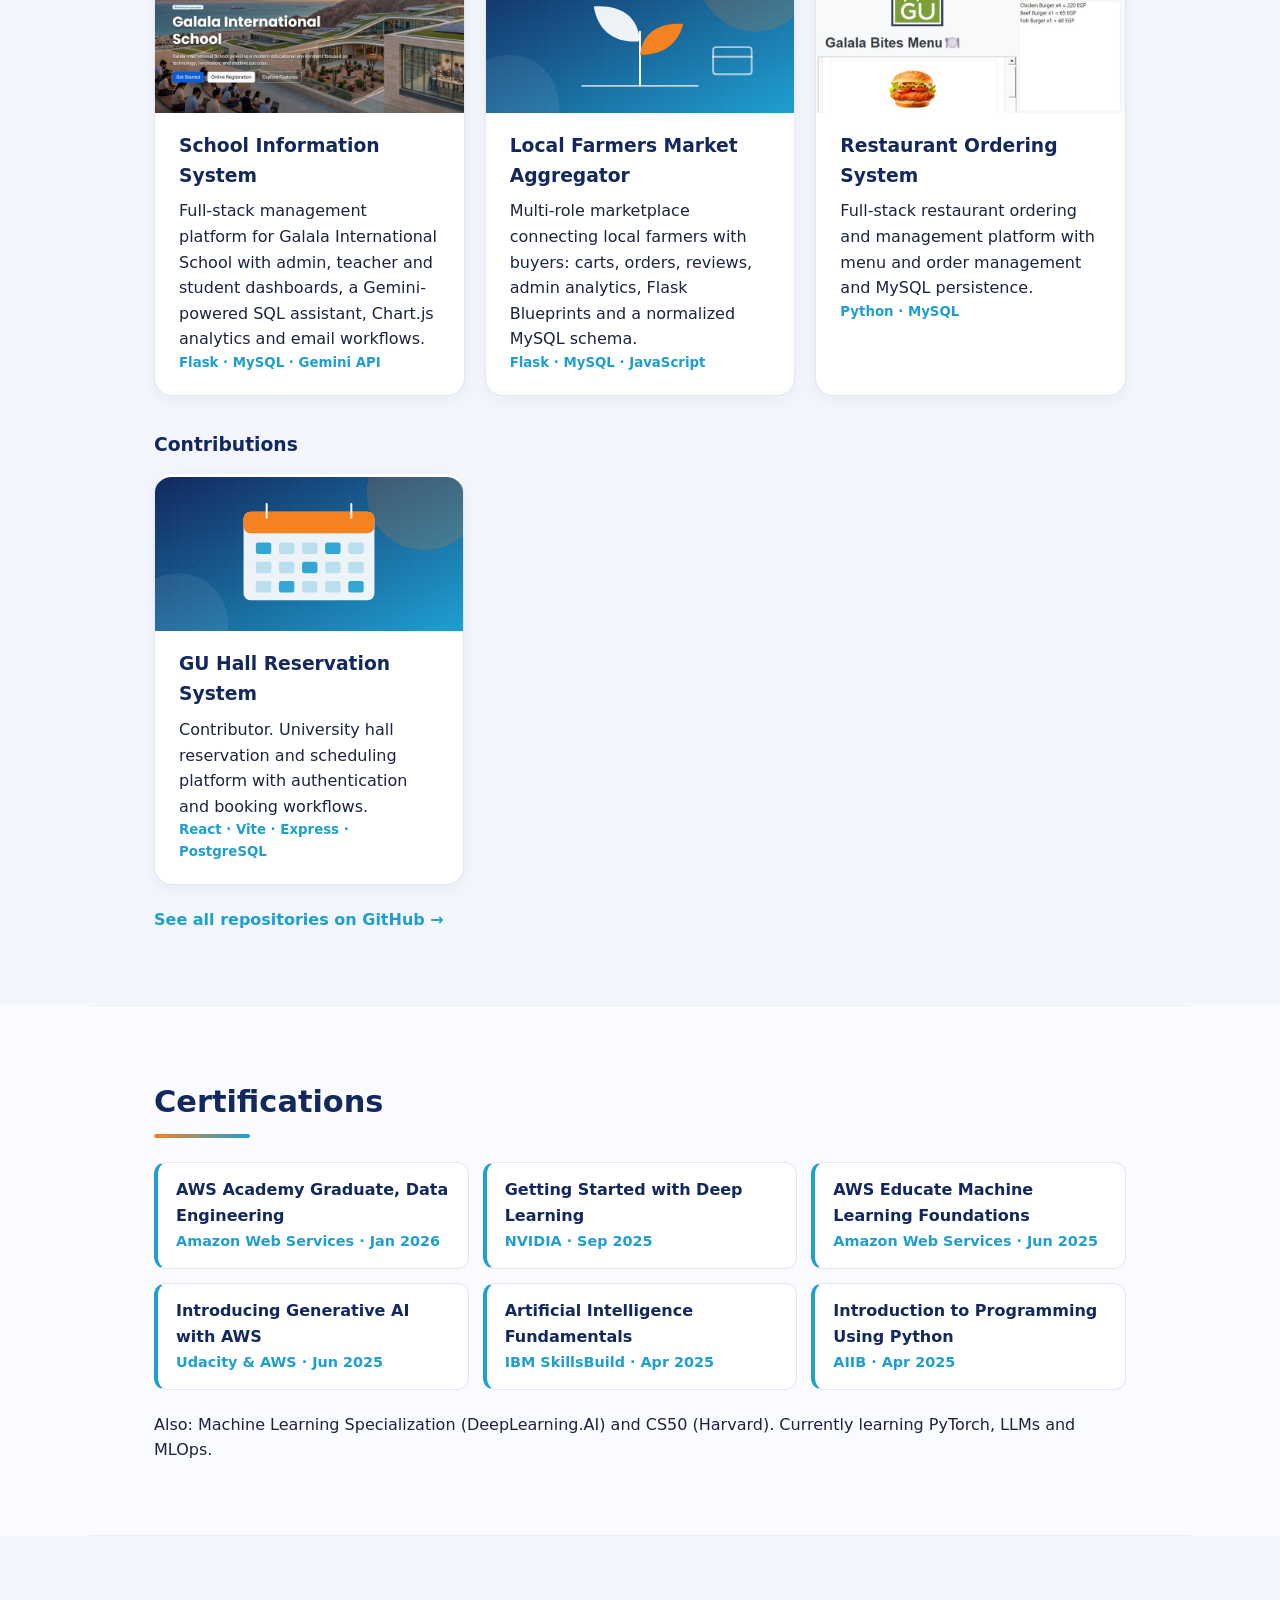
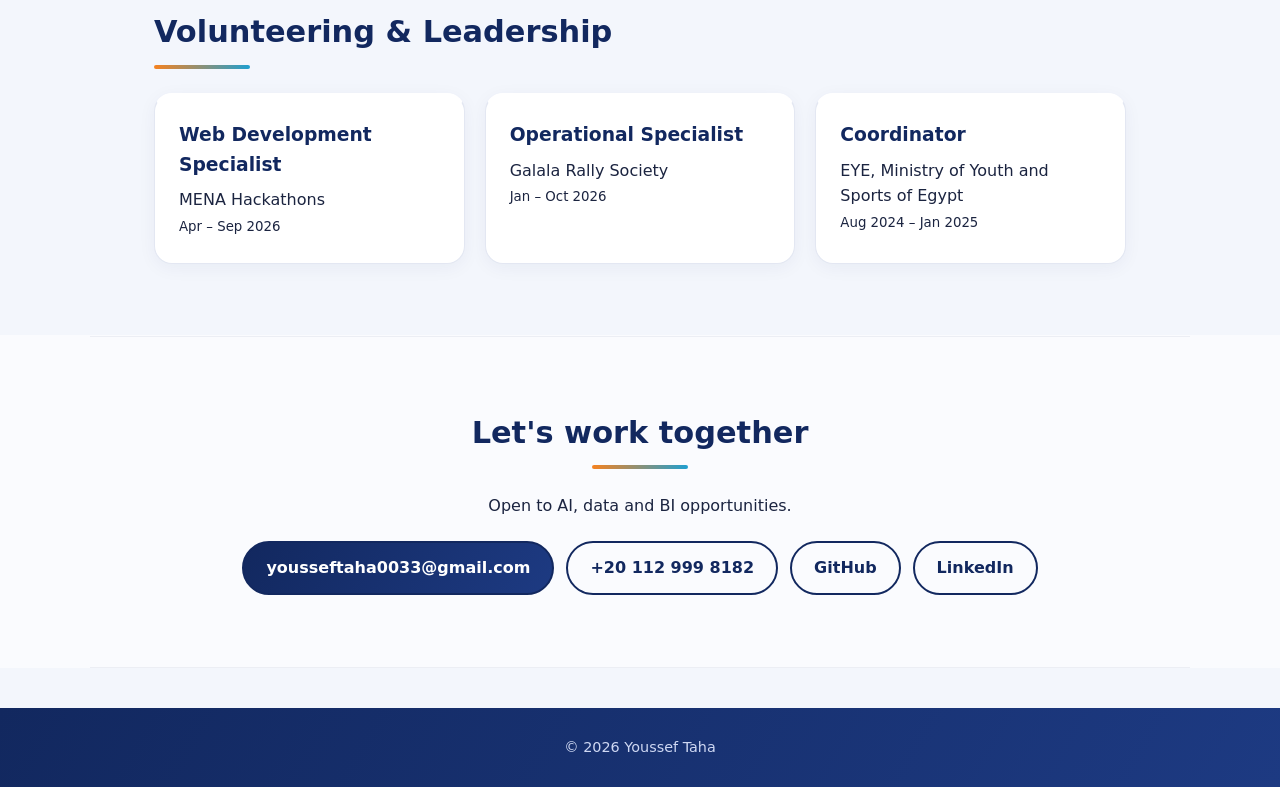
<file: 5-index.html>
<!doctype html>
<html lang="en">
<head>
<meta charset="utf-8">
<meta name="viewport" content="width=device-width,initial-scale=1">
<title>Youssef Taha | AI Engineer</title>
<meta name="description" content="Youssef Taha, AI Engineer. Translating data into actionable insights and business success with Power BI, Azure and Python.">
<meta property="og:title" content="Youssef Taha | AI Engineer">
<meta property="og:description" content="Translating data into actionable insights and business success.">
<meta property="og:image" content="https://yousseftaha.com/5-photo.jpg">
<meta property="og:url" content="https://yousseftaha.com/">
<link rel="canonical" href="https://yousseftaha.com/">
<meta name="twitter:card" content="summary_large_image">
<meta name="twitter:title" content="Youssef Taha | AI Engineer">
<meta name="twitter:description" content="Translating data into actionable insights and business success.">
<meta name="twitter:image" content="https://yousseftaha.com/5-photo.jpg">
<link rel="icon" type="image/svg+xml" href="favicon.svg">
<link rel="icon" type="image/png" sizes="32x32" href="3-favicon-32.png">
<link rel="icon" sizes="any" href="4-favicon.ico">
<link rel="apple-touch-icon" sizes="180x180" href="2-apple-touch-icon.png">
<meta name="theme-color" content="#12285f">
<link rel="stylesheet" href="style.css?v=4">
</head>
<body>
<div class="bg" aria-hidden="true"><i class="g g1"></i><i class="g g2"></i><i class="g g3"></i></div>
<header class="nav">
  <a class="brand" href="#top"><img class="avatar" src="5-photo.jpg" alt=""><span>Youssef Taha <em>Portfolio</em></span></a>
  <nav>
    <a href="#about">About</a><a href="#skills">Skills</a><a href="#experience">Experience</a><a href="#projects">Projects</a><a href="6-cv.pdf" target="_blank" rel="noopener">CV</a><a href="#contact" class="cta">Contact</a>
  </nav>
</header>

<main id="top">
<section class="hero">
  <div class="hero-bg"><i class="orb o1"></i><i class="orb o2"></i></div>
  <div class="hero-text">
    <p class="eyebrow">AI Engineer</p>
    <h1>Youssef Taha</h1>
    <div class="chips"><span>Python</span><span>Machine Learning</span><span>Power BI</span><span>Azure</span><span>AWS</span><span>SQL</span></div>
    <p class="tag">Translating data into <span>actionable insights</span> &amp; business success.</p>
    <div class="btns"><a class="btn primary" href="#contact">Get in touch</a><a class="btn" href="6-cv.pdf" target="_blank" rel="noopener">Show CV</a><a class="btn" href="https://github.com/YoussefTaha39">GitHub</a></div>
  </div>
  <div class="hero-photo"><div class="blob"></div><img src="5-photo.jpg" alt="Youssef Taha"></div>
</section>

<section id="about">
  <h2>About</h2>
  <div class="about">
    <p>I am an AI engineer and a third-year Artificial Intelligence student at Galala University. I build machine learning models and turn raw data into dashboards and decisions people can act on. I also teach AI and data, which keeps my own fundamentals sharp.</p>
    <ul class="stats">
      <li><b>6+</b><span>ML &amp; full-stack projects</span></li>
      <li><b>8</b><span>Certifications &amp; courses</span></li>
      <li><b>2</b><span>Roles: instructor &amp; ML trainee</span></li>
    </ul>
  </div>
</section>

<section id="skills">
  <h2>Skills</h2>
  <div class="grid3">
    <div class="card"><h3>Data &amp; BI</h3><p>Power BI, data modeling, dashboards, storytelling with data.</p></div>
    <div class="card"><h3>Machine Learning</h3><p>Python, model training and evaluation, applied AI.</p></div>
    <div class="card"><h3>Cloud</h3><p>Microsoft Azure for data and ML workloads.</p></div>
  </div>
</section>

<section id="experience">
  <h2>Experience &amp; Education</h2>
  <ol class="timeline">
    <li><b>AI &amp; Data Instructor</b><span>IHSS &middot; Sep 2026 &ndash; Present</span><p>Teaching artificial intelligence and data fundamentals to students.</p></li>
    <li><b>Microsoft Machine Learning Engineer Trainee</b><span>Digital Egypt Pioneers Initiative (DEPI) &middot; Jul 2026 &ndash; Present</span><p>Machine learning workflows, Azure AI tools, NLP, computer vision and MLOps on Microsoft's track.</p></li>
    <li><b>Aspire Leaders Program</b><span>Harvard University &middot; Oct &ndash; Dec 2025</span><p>Leadership and business and social skills program founded at Harvard in 2017. Leadership and networking.</p></li>
    <li><b>Machine Learning Intern</b><span>NTI Summer Internship &middot; Aug &ndash; Sep 2025</span><p>Predictive models, feature engineering, PCA and GMM, neural networks, and cloud deployment of end-to-end ML projects.</p></li>
    <li><b>Sustainable Development Training</b><span>Ministry of Planning, Economic Development &amp; International Cooperation &middot; Sep &ndash; Oct 2024</span><p>"Be an Ambassador for Sustainable Development" program: the 17 UN SDGs, community leadership, innovative thinking and networking.</p></li>
    <li><b>BSc, Computer Science &amp; Engineering (Artificial Intelligence)</b><span>Galala University &middot; Sep 2024 &ndash; Present</span><p>Specializing in AI, 3rd year.</p></li>
  </ol>
</section>

<section id="projects">
  <h2>Projects</h2>
  <div class="grid3">
    <a class="card proj" href="https://github.com/YoussefTaha39/ai_vision_people_analytics"><img class="thumb" src="1-vision.jpg" alt=""><h3>AI Vision &amp; People Analytics</h3><p>Desktop app that detects and tracks people from a webcam with YOLO11 and ByteTrack, recognizes registered visitors, and shows live occupancy stats with Excel/CSV export.</p><small>Python &middot; YOLO11 &middot; OpenCV &middot; SQLite</small></a>
    <a class="card proj" href="https://github.com/YoussefTaha39/Heart-Disease-Prediction-Model"><img class="thumb" src="2-heart.jpg" alt=""><h3>Heart Disease Prediction System</h3><p>Clinical ML system predicting heart disease risk. Benchmarks five models, tunes with GridSearchCV, evaluates with ROC-AUC, and serves real-time predictions through a Flask app.</p><small>Python &middot; Flask &middot; scikit-learn</small></a>
    <a class="card proj" href="https://github.com/YoussefTaha39/diabetes-prediction"><img class="thumb" src="5-diabetes.svg" alt=""><h3>Diabetes Prediction System</h3><p>Predicts diabetes risk from patient health data. Covers preprocessing, feature engineering, EDA, and comparison of several classifiers. Handles class imbalance with SMOTE.</p><small>Python &middot; Random Forest &middot; SMOTE</small></a>
    <a class="card proj" href="https://github.com/Kevoharvey/School-Information-System"><img class="thumb" src="3-school.jpg" alt=""><h3>School Information System</h3><p>Full-stack management platform for Galala International School with admin, teacher and student dashboards, a Gemini-powered SQL assistant, Chart.js analytics and email workflows.</p><small>Flask &middot; MySQL &middot; Gemini API</small></a>
    <a class="card proj" href="https://github.com/Kevoharvey/LocalFarmersMarketAggregator"><img class="thumb" src="6-farm.svg" alt=""><h3>Local Farmers Market Aggregator</h3><p>Multi-role marketplace connecting local farmers with buyers: carts, orders, reviews, admin analytics, Flask Blueprints and a normalized MySQL schema.</p><small>Flask &middot; MySQL &middot; JavaScript</small></a>
    <a class="card proj" href="https://github.com/zanzenzon/restaurant-ordering-system"><img class="thumb" src="4-rest.jpg" alt=""><h3>Restaurant Ordering System</h3><p>Full-stack restaurant ordering and management platform with menu and order management and MySQL persistence.</p><small>Python &middot; MySQL</small></a>
  </div>
  <h3 class="sub">Contributions</h3>
  <div class="grid3 single">
    <a class="card proj" href="https://github.com/mohamedhoss123/GU-hall-reservation"><img class="thumb" src="7-hall.svg" alt=""><h3>GU Hall Reservation System</h3><p>Contributor. University hall reservation and scheduling platform with authentication and booking workflows.</p><small>React &middot; Vite &middot; Express &middot; PostgreSQL</small></a>
  </div>
  <p class="more"><a href="https://github.com/YoussefTaha39?tab=repositories">See all repositories on GitHub &rarr;</a></p>
</section>

<section id="certs">
  <h2>Certifications</h2>
  <ul class="certs">
    <li><b>AWS Academy Graduate, Data Engineering</b><span>Amazon Web Services &middot; Jan 2026</span></li>
    <li><b>Getting Started with Deep Learning</b><span>NVIDIA &middot; Sep 2025</span></li>
    <li><b>AWS Educate Machine Learning Foundations</b><span>Amazon Web Services &middot; Jun 2025</span></li>
    <li><b>Introducing Generative AI with AWS</b><span>Udacity &amp; AWS &middot; Jun 2025</span></li>
    <li><b>Artificial Intelligence Fundamentals</b><span>IBM SkillsBuild &middot; Apr 2025</span></li>
    <li><b>Introduction to Programming Using Python</b><span>AIIB &middot; Apr 2025</span></li>
  </ul>
  <p class="more">Also: Machine Learning Specialization (DeepLearning.AI) and CS50 (Harvard). Currently learning PyTorch, LLMs and MLOps.</p>
</section>

<section id="volunteering">
  <h2>Volunteering &amp; Leadership</h2>
  <div class="grid3">
    <div class="card"><h3>Web Development Specialist</h3><p>MENA Hackathons</p><small>Apr &ndash; Sep 2026</small></div>
    <div class="card"><h3>Operational Specialist</h3><p>Galala Rally Society</p><small>Jan &ndash; Oct 2026</small></div>
    <div class="card"><h3>Coordinator</h3><p>EYE, Ministry of Youth and Sports of Egypt</p><small>Aug 2024 &ndash; Jan 2025</small></div>
  </div>
</section>

<section id="contact" class="contact">
  <h2>Let's work together</h2>
  <p>Open to AI, data and BI opportunities.</p>
  <div class="btns">
    <a class="btn primary" href="mailto:yousseftaha0033@gmail.com">yousseftaha0033@gmail.com</a>
    <a class="btn" href="tel:+201129998182">+20 112 999 8182</a>
    <a class="btn" href="https://github.com/YoussefTaha39">GitHub</a>
    <a class="btn" href="https://www.linkedin.com/in/youssef3/">LinkedIn</a>
  </div>
</section>
</main>
<footer>&copy; 2026 Youssef Taha</footer>
<script>
(function(){
var nav=document.querySelector('.nav');
addEventListener('scroll',function(){nav.classList.toggle('scrolled',scrollY>8)},{passive:true});
if(!('IntersectionObserver' in window))return;
var els=document.querySelectorAll('section:not(.hero) h2,.sub,.about p,.card,.stats li,.timeline li,.certs li,.more,.contact .btns,.contact p');
var io=new IntersectionObserver(function(es){es.forEach(function(e){if(e.isIntersecting){e.target.classList.add('in');io.unobserve(e.target)}})},{threshold:.12,rootMargin:'0px 0px -40px 0px'});
els.forEach(function(el){var sib=Array.prototype.indexOf.call(el.parentNode.children,el);el.style.setProperty('--d',Math.min(sib%6,5)*.08+'s');el.classList.add('reveal');io.observe(el)});
})();
</script>
</body>
</html>
</file>
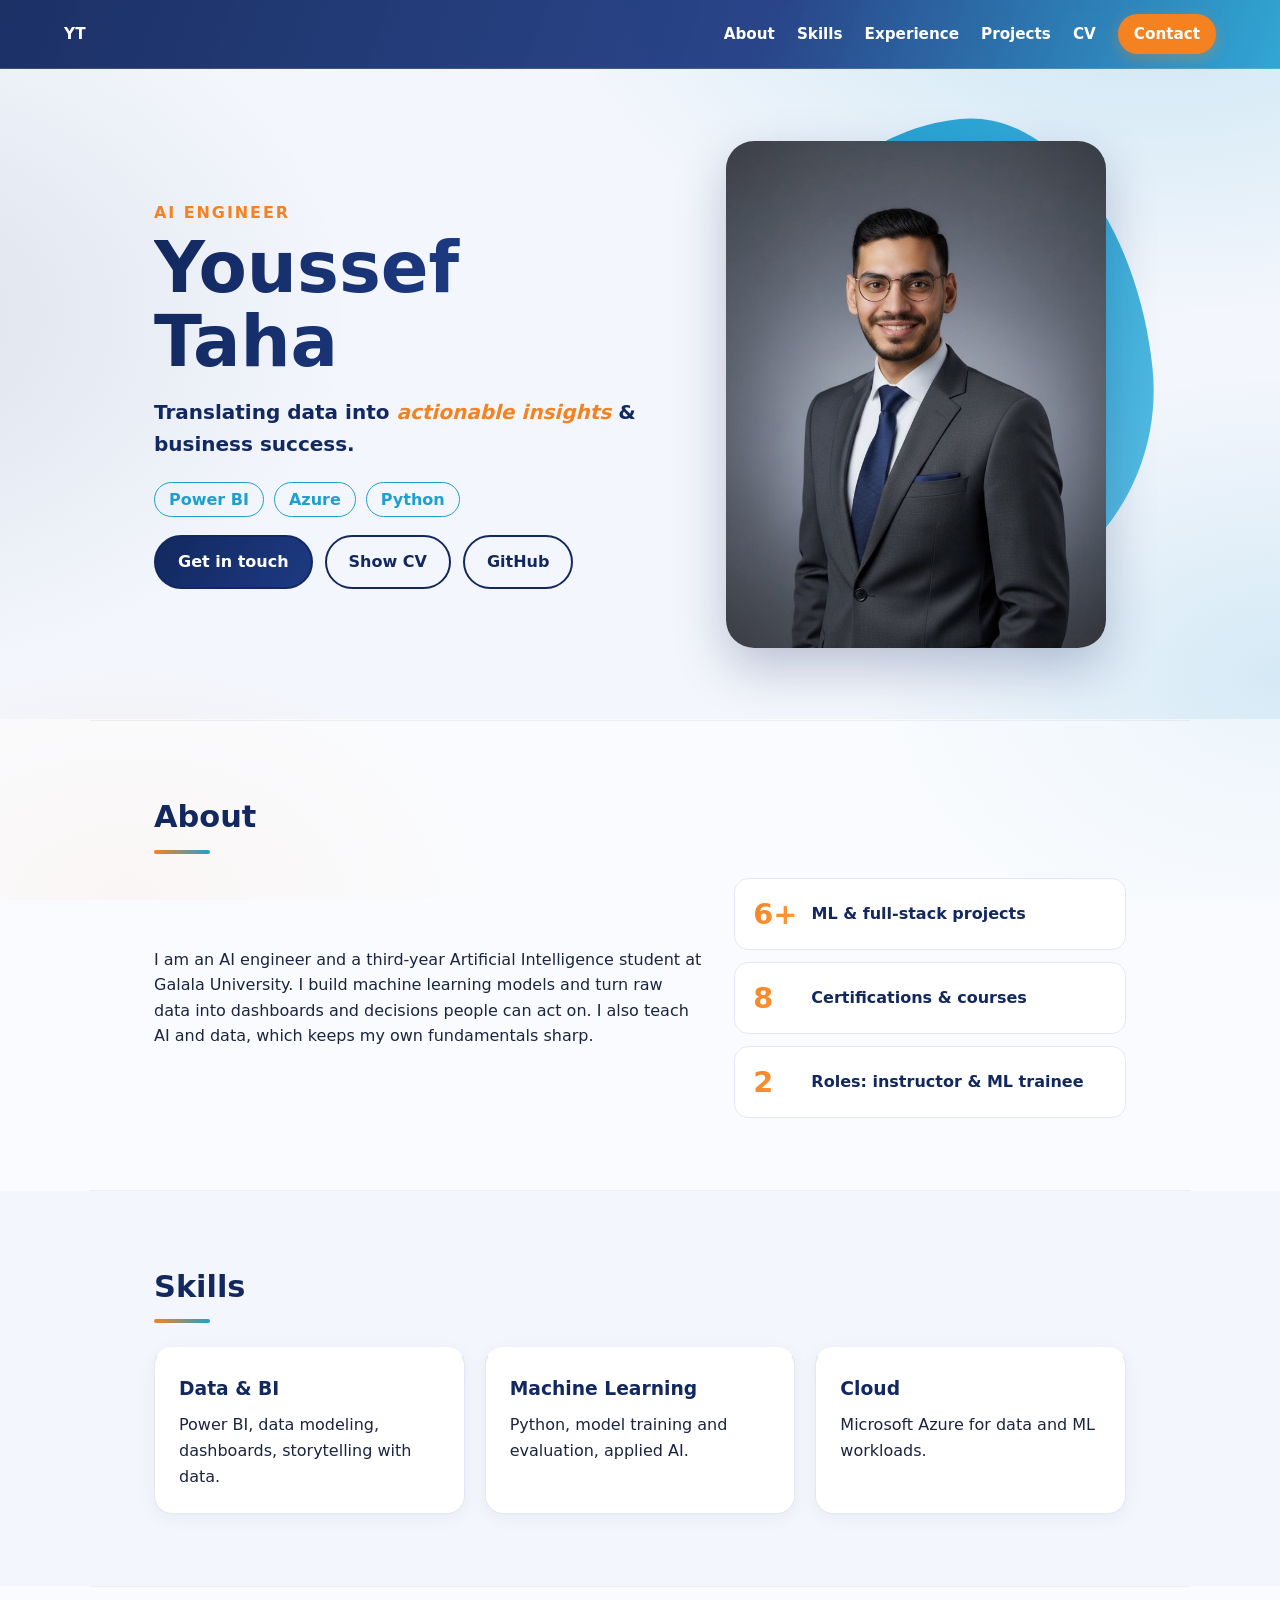
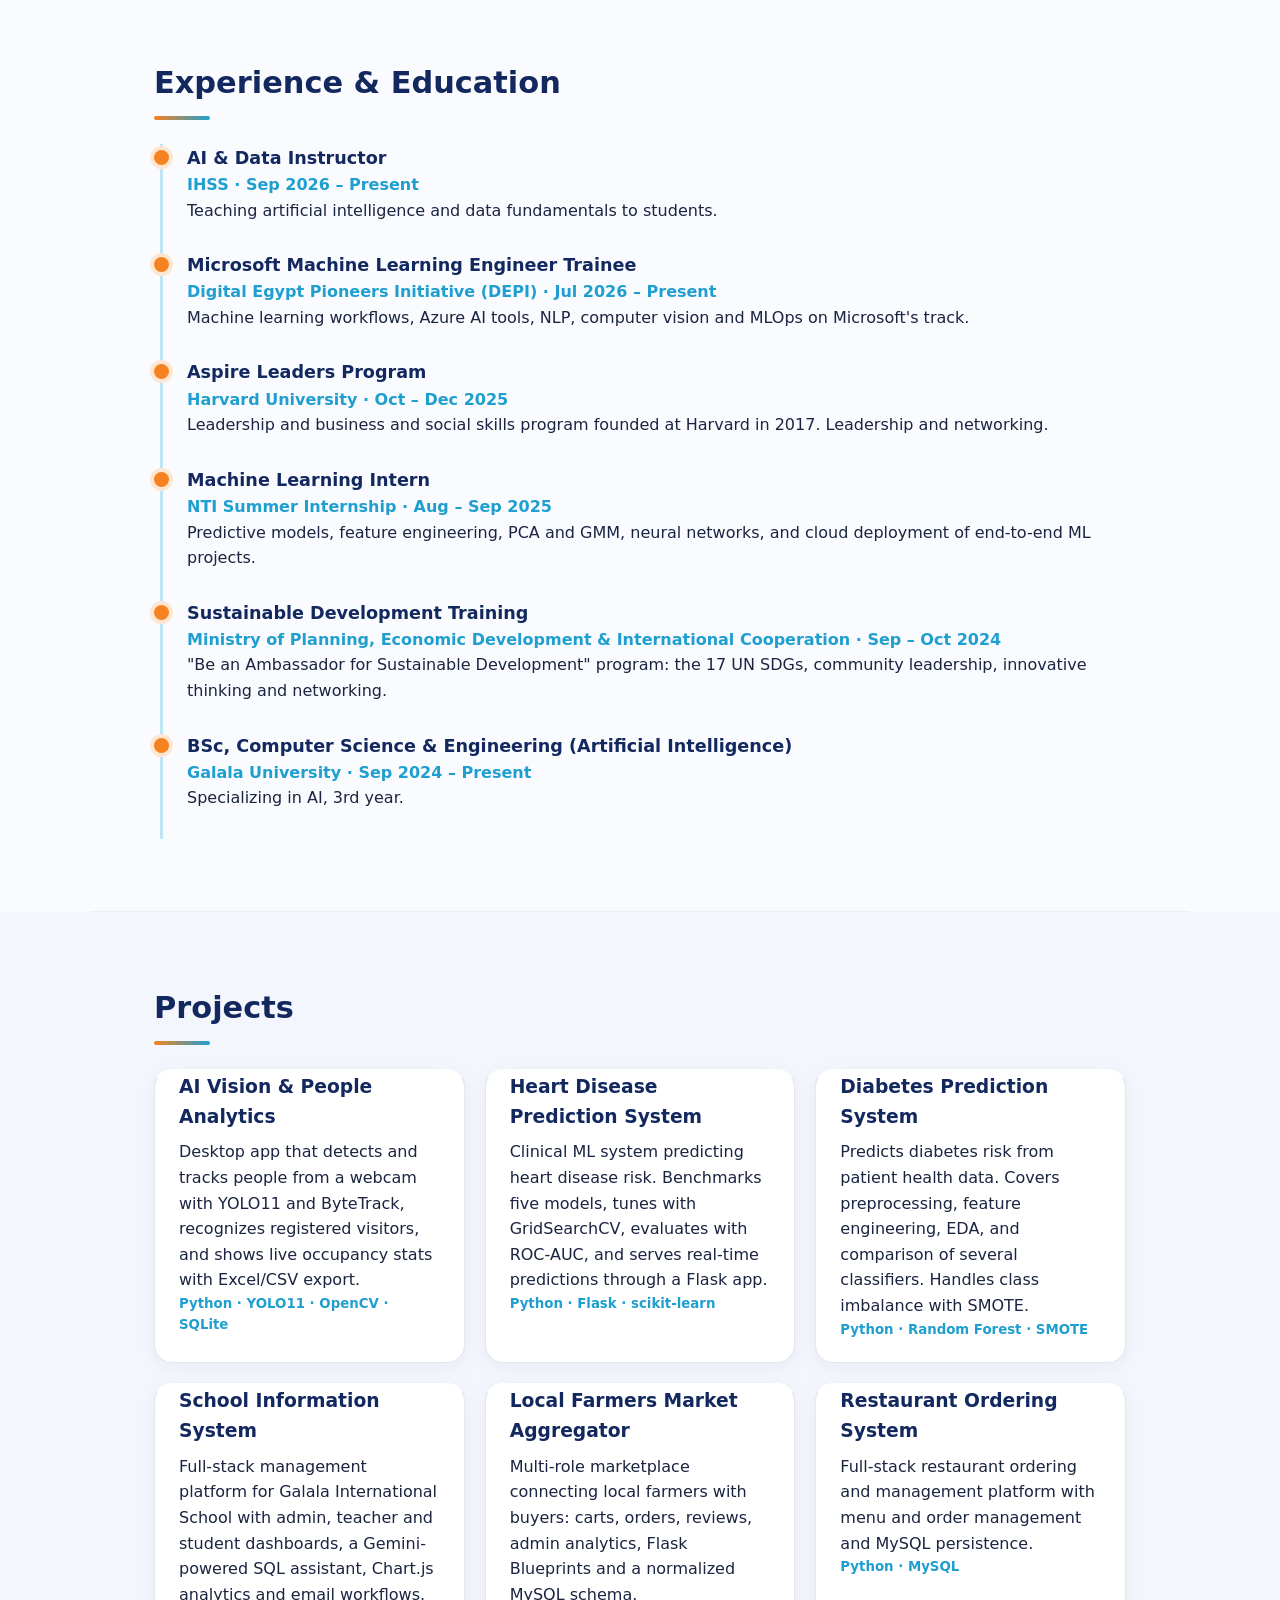
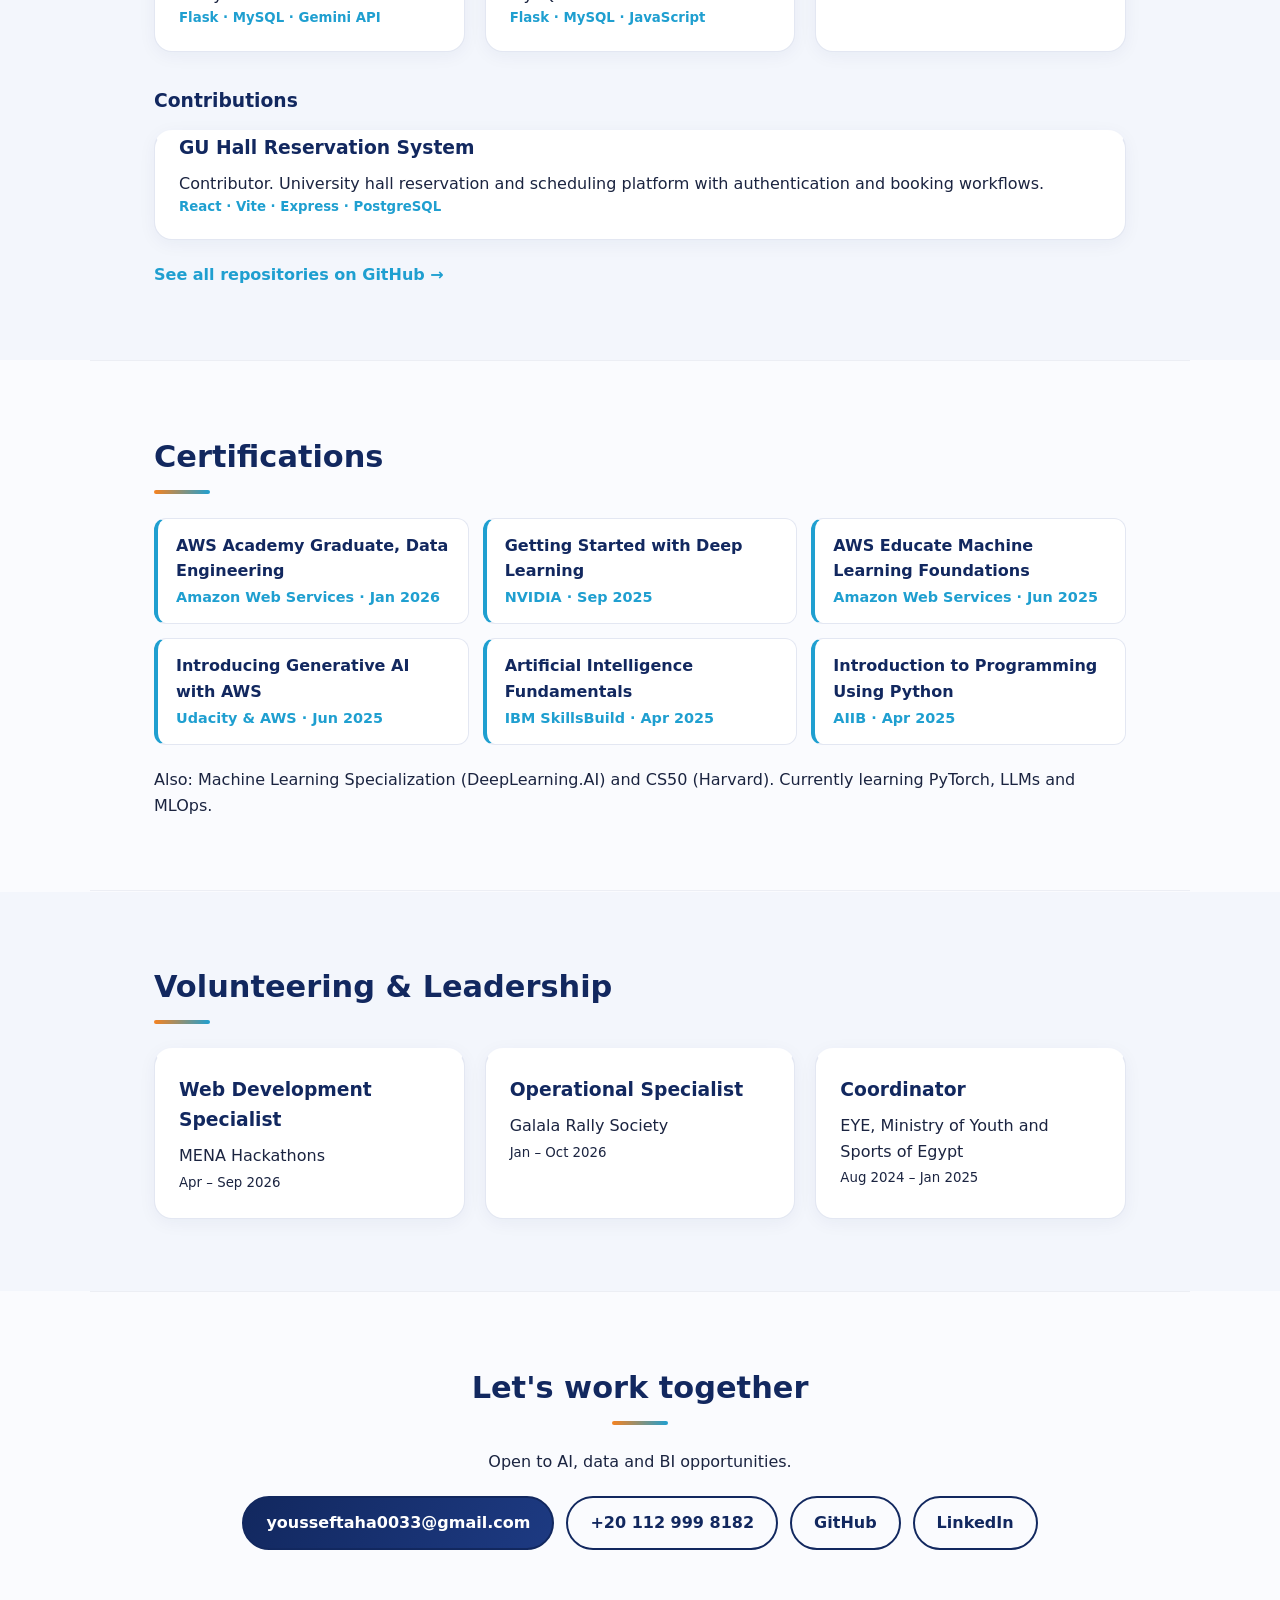
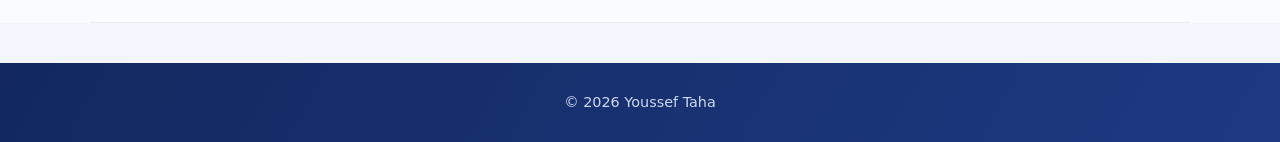
<file: 7-index.html>
<!doctype html>
<html lang="en">
<head>
<meta charset="utf-8">
<meta name="viewport" content="width=device-width,initial-scale=1">
<title>Youssef Taha | AI Engineer</title>
<meta name="description" content="Youssef Taha, AI Engineer. Translating data into actionable insights and business success with Power BI, Azure and Python.">
<meta property="og:title" content="Youssef Taha | AI Engineer">
<meta property="og:description" content="Translating data into actionable insights and business success.">
<meta property="og:image" content="https://youssefTaha39.github.io/yousseftaha.com/5-photo.jpg">
<meta property="og:url" content="https://youssefTaha39.github.io/yousseftaha.com/">
<link rel="stylesheet" href="style.css">
</head>
<body>
<header class="nav">
  <a class="brand" href="#top">YT</a>
  <nav>
    <a href="#about">About</a><a href="#skills">Skills</a><a href="#experience">Experience</a><a href="#projects">Projects</a><a href="6-cv.pdf" target="_blank" rel="noopener">CV</a><a href="#contact" class="cta">Contact</a>
  </nav>
</header>

<main id="top">
<section class="hero">
  <div class="hero-text">
    <p class="eyebrow">AI Engineer</p>
    <h1>Youssef Taha</h1>
    <p class="tag">Translating data into <span>actionable insights</span> &amp; business success.</p>
    <div class="chips"><span>Power BI</span><span>Azure</span><span>Python</span></div>
    <div class="btns"><a class="btn primary" href="#contact">Get in touch</a><a class="btn" href="6-cv.pdf" target="_blank" rel="noopener">Show CV</a><a class="btn" href="https://github.com/YoussefTaha39">GitHub</a></div>
  </div>
  <div class="hero-photo"><div class="blob"></div><img src="5-photo.jpg" alt="Youssef Taha"></div>
</section>

<section id="about">
  <h2>About</h2>
  <div class="about">
    <p>I am an AI engineer and a third-year Artificial Intelligence student at Galala University. I build machine learning models and turn raw data into dashboards and decisions people can act on. I also teach AI and data, which keeps my own fundamentals sharp.</p>
    <ul class="stats">
      <li><b>6+</b><span>ML &amp; full-stack projects</span></li>
      <li><b>8</b><span>Certifications &amp; courses</span></li>
      <li><b>2</b><span>Roles: instructor &amp; ML trainee</span></li>
    </ul>
  </div>
</section>

<section id="skills">
  <h2>Skills</h2>
  <div class="grid3">
    <div class="card"><h3>Data &amp; BI</h3><p>Power BI, data modeling, dashboards, storytelling with data.</p></div>
    <div class="card"><h3>Machine Learning</h3><p>Python, model training and evaluation, applied AI.</p></div>
    <div class="card"><h3>Cloud</h3><p>Microsoft Azure for data and ML workloads.</p></div>
  </div>
</section>

<section id="experience">
  <h2>Experience &amp; Education</h2>
  <ol class="timeline">
    <li><b>AI &amp; Data Instructor</b><span>IHSS &middot; Sep 2026 &ndash; Present</span><p>Teaching artificial intelligence and data fundamentals to students.</p></li>
    <li><b>Microsoft Machine Learning Engineer Trainee</b><span>Digital Egypt Pioneers Initiative (DEPI) &middot; Jul 2026 &ndash; Present</span><p>Machine learning workflows, Azure AI tools, NLP, computer vision and MLOps on Microsoft's track.</p></li>
    <li><b>Aspire Leaders Program</b><span>Harvard University &middot; Oct &ndash; Dec 2025</span><p>Leadership and business and social skills program founded at Harvard in 2017. Leadership and networking.</p></li>
    <li><b>Machine Learning Intern</b><span>NTI Summer Internship &middot; Aug &ndash; Sep 2025</span><p>Predictive models, feature engineering, PCA and GMM, neural networks, and cloud deployment of end-to-end ML projects.</p></li>
    <li><b>Sustainable Development Training</b><span>Ministry of Planning, Economic Development &amp; International Cooperation &middot; Sep &ndash; Oct 2024</span><p>"Be an Ambassador for Sustainable Development" program: the 17 UN SDGs, community leadership, innovative thinking and networking.</p></li>
    <li><b>BSc, Computer Science &amp; Engineering (Artificial Intelligence)</b><span>Galala University &middot; Sep 2024 &ndash; Present</span><p>Specializing in AI, 3rd year.</p></li>
  </ol>
</section>

<section id="projects">
  <h2>Projects</h2>
  <div class="grid3">
    <a class="card proj" href="https://github.com/YoussefTaha39/ai_vision_people_analytics"><h3>AI Vision &amp; People Analytics</h3><p>Desktop app that detects and tracks people from a webcam with YOLO11 and ByteTrack, recognizes registered visitors, and shows live occupancy stats with Excel/CSV export.</p><small>Python &middot; YOLO11 &middot; OpenCV &middot; SQLite</small></a>
    <a class="card proj" href="https://github.com/YoussefTaha39/Heart-Disease-Prediction-Model"><h3>Heart Disease Prediction System</h3><p>Clinical ML system predicting heart disease risk. Benchmarks five models, tunes with GridSearchCV, evaluates with ROC-AUC, and serves real-time predictions through a Flask app.</p><small>Python &middot; Flask &middot; scikit-learn</small></a>
    <a class="card proj" href="https://github.com/YoussefTaha39/diabetes-prediction"><h3>Diabetes Prediction System</h3><p>Predicts diabetes risk from patient health data. Covers preprocessing, feature engineering, EDA, and comparison of several classifiers. Handles class imbalance with SMOTE.</p><small>Python &middot; Random Forest &middot; SMOTE</small></a>
    <a class="card proj" href="https://github.com/Kevoharvey/School-Information-System"><h3>School Information System</h3><p>Full-stack management platform for Galala International School with admin, teacher and student dashboards, a Gemini-powered SQL assistant, Chart.js analytics and email workflows.</p><small>Flask &middot; MySQL &middot; Gemini API</small></a>
    <a class="card proj" href="https://github.com/Kevoharvey/LocalFarmersMarketAggregator"><h3>Local Farmers Market Aggregator</h3><p>Multi-role marketplace connecting local farmers with buyers: carts, orders, reviews, admin analytics, Flask Blueprints and a normalized MySQL schema.</p><small>Flask &middot; MySQL &middot; JavaScript</small></a>
    <a class="card proj" href="https://github.com/zanzenzon/restaurant-ordering-system"><h3>Restaurant Ordering System</h3><p>Full-stack restaurant ordering and management platform with menu and order management and MySQL persistence.</p><small>Python &middot; MySQL</small></a>
  </div>
  <h3 class="sub">Contributions</h3>
  <div class="grid3">
    <a class="card proj" href="https://github.com/mohamedhoss123/GU-hall-reservation"><h3>GU Hall Reservation System</h3><p>Contributor. University hall reservation and scheduling platform with authentication and booking workflows.</p><small>React &middot; Vite &middot; Express &middot; PostgreSQL</small></a>
  </div>
  <p class="more"><a href="https://github.com/YoussefTaha39?tab=repositories">See all repositories on GitHub &rarr;</a></p>
</section>

<section id="certs">
  <h2>Certifications</h2>
  <ul class="certs">
    <li><b>AWS Academy Graduate, Data Engineering</b><span>Amazon Web Services &middot; Jan 2026</span></li>
    <li><b>Getting Started with Deep Learning</b><span>NVIDIA &middot; Sep 2025</span></li>
    <li><b>AWS Educate Machine Learning Foundations</b><span>Amazon Web Services &middot; Jun 2025</span></li>
    <li><b>Introducing Generative AI with AWS</b><span>Udacity &amp; AWS &middot; Jun 2025</span></li>
    <li><b>Artificial Intelligence Fundamentals</b><span>IBM SkillsBuild &middot; Apr 2025</span></li>
    <li><b>Introduction to Programming Using Python</b><span>AIIB &middot; Apr 2025</span></li>
  </ul>
  <p class="more">Also: Machine Learning Specialization (DeepLearning.AI) and CS50 (Harvard). Currently learning PyTorch, LLMs and MLOps.</p>
</section>

<section id="volunteering">
  <h2>Volunteering &amp; Leadership</h2>
  <div class="grid3">
    <div class="card"><h3>Web Development Specialist</h3><p>MENA Hackathons</p><small>Apr &ndash; Sep 2026</small></div>
    <div class="card"><h3>Operational Specialist</h3><p>Galala Rally Society</p><small>Jan &ndash; Oct 2026</small></div>
    <div class="card"><h3>Coordinator</h3><p>EYE, Ministry of Youth and Sports of Egypt</p><small>Aug 2024 &ndash; Jan 2025</small></div>
  </div>
</section>

<section id="contact" class="contact">
  <h2>Let's work together</h2>
  <p>Open to AI, data and BI opportunities.</p>
  <div class="btns">
    <a class="btn primary" href="mailto:yousseftaha0033@gmail.com">yousseftaha0033@gmail.com</a>
    <a class="btn" href="tel:+201129998182">+20 112 999 8182</a>
    <a class="btn" href="https://github.com/YoussefTaha39">GitHub</a>
    <a class="btn" href="https://www.linkedin.com/in/youssef3/">LinkedIn</a>
  </div>
</section>
</main>
<footer>&copy; 2026 Youssef Taha</footer>
</body>
</html>
</file>
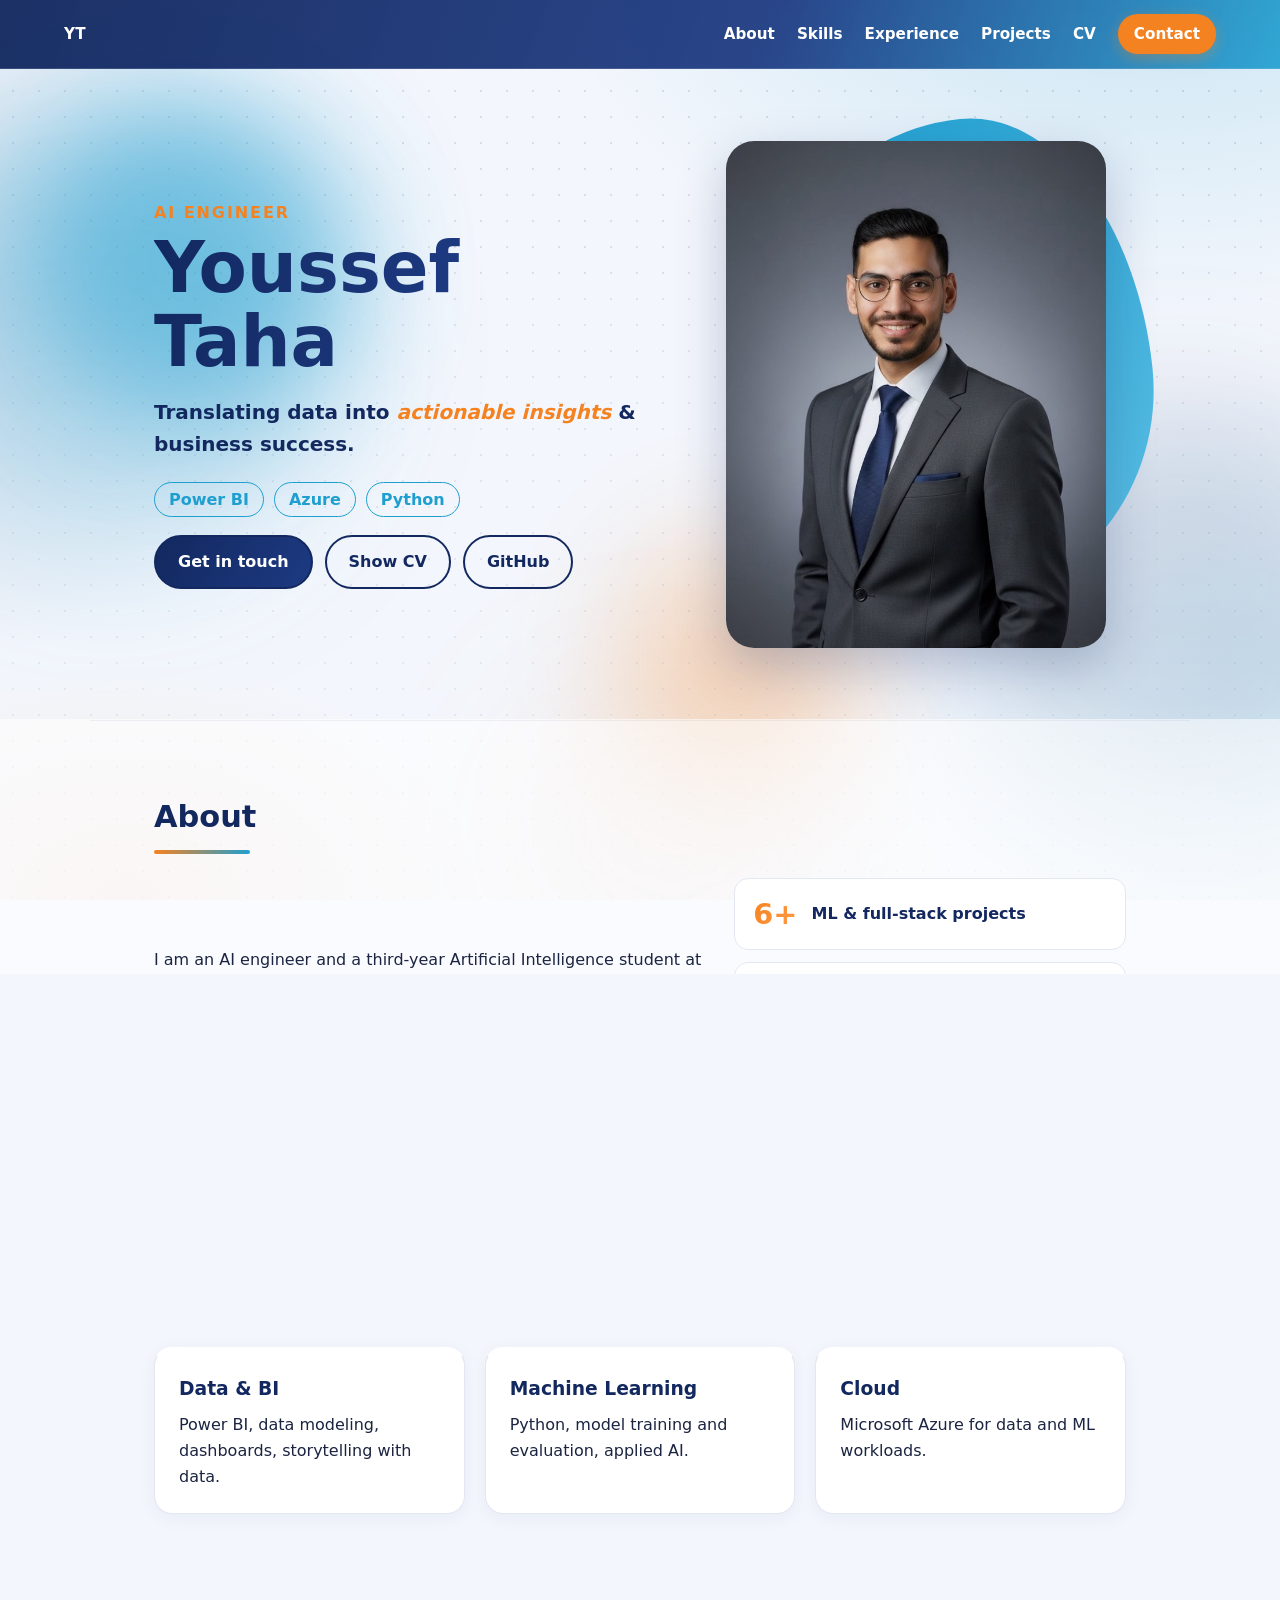
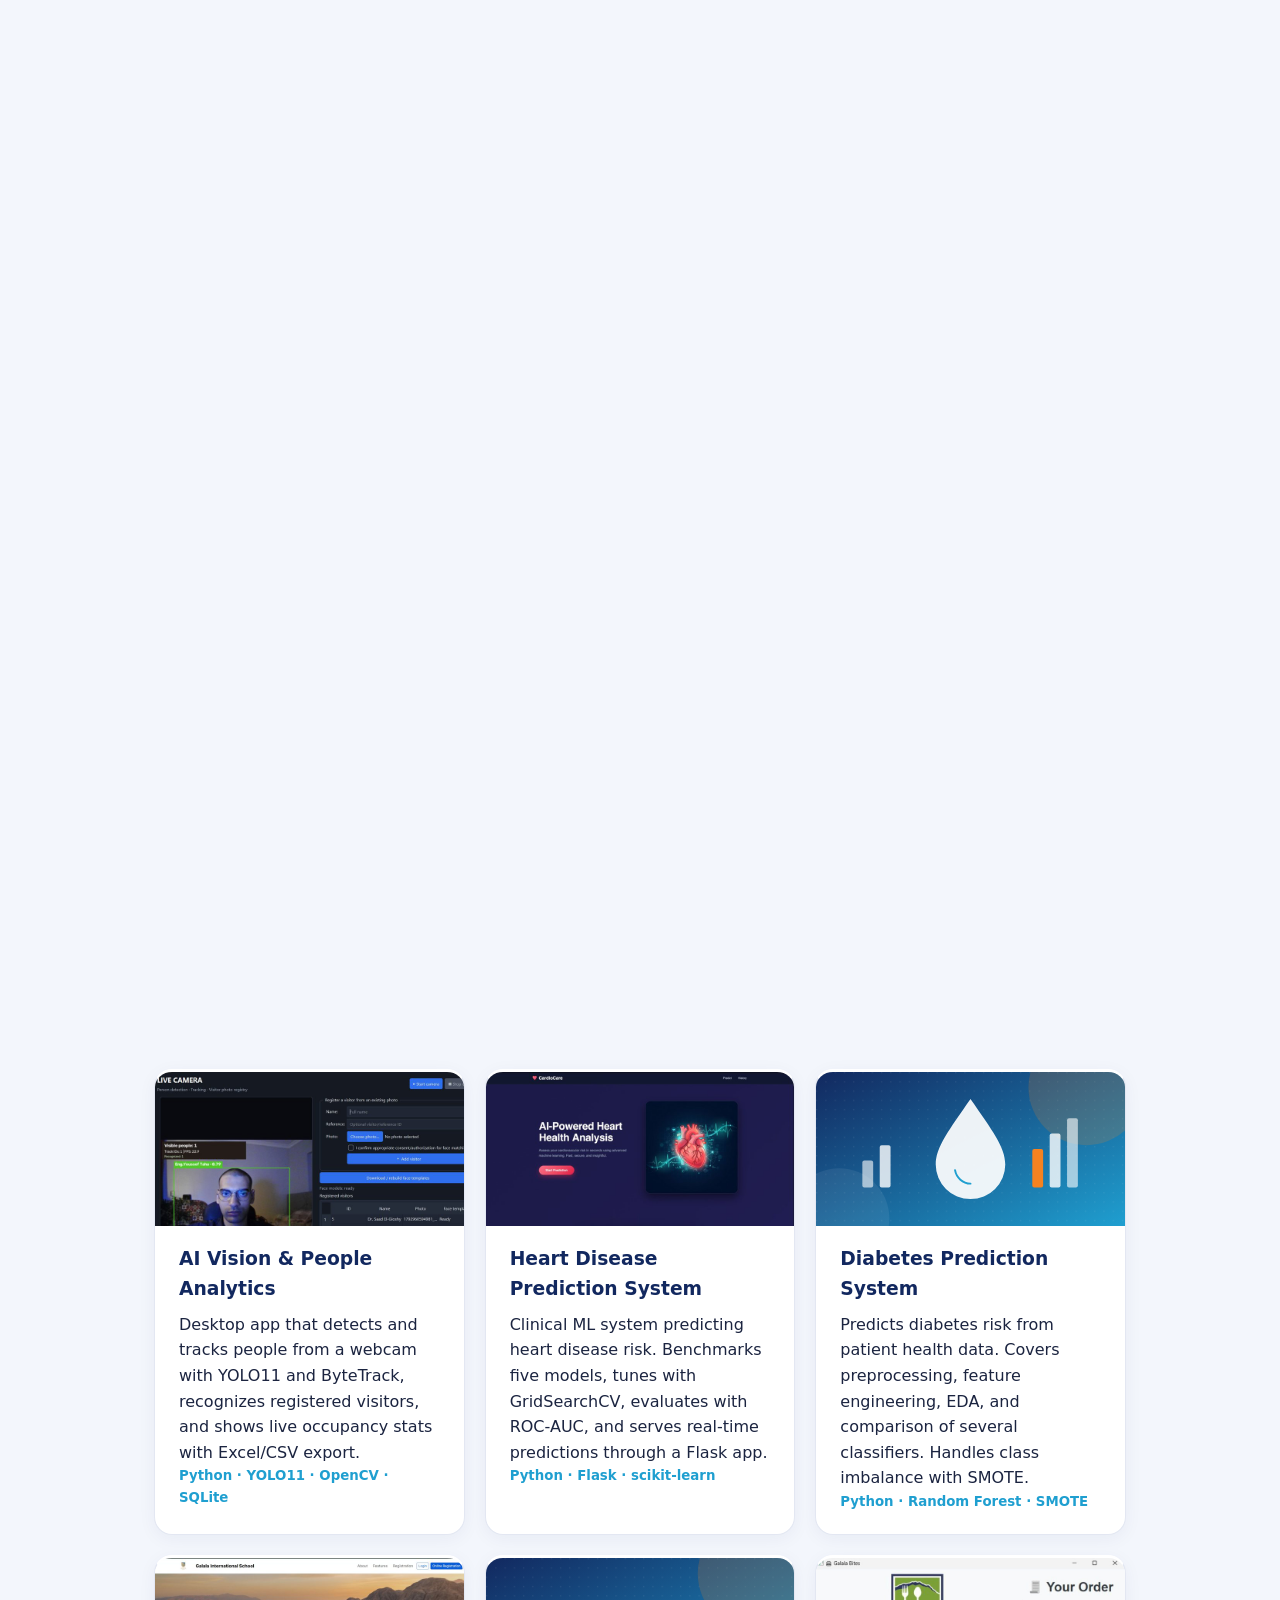
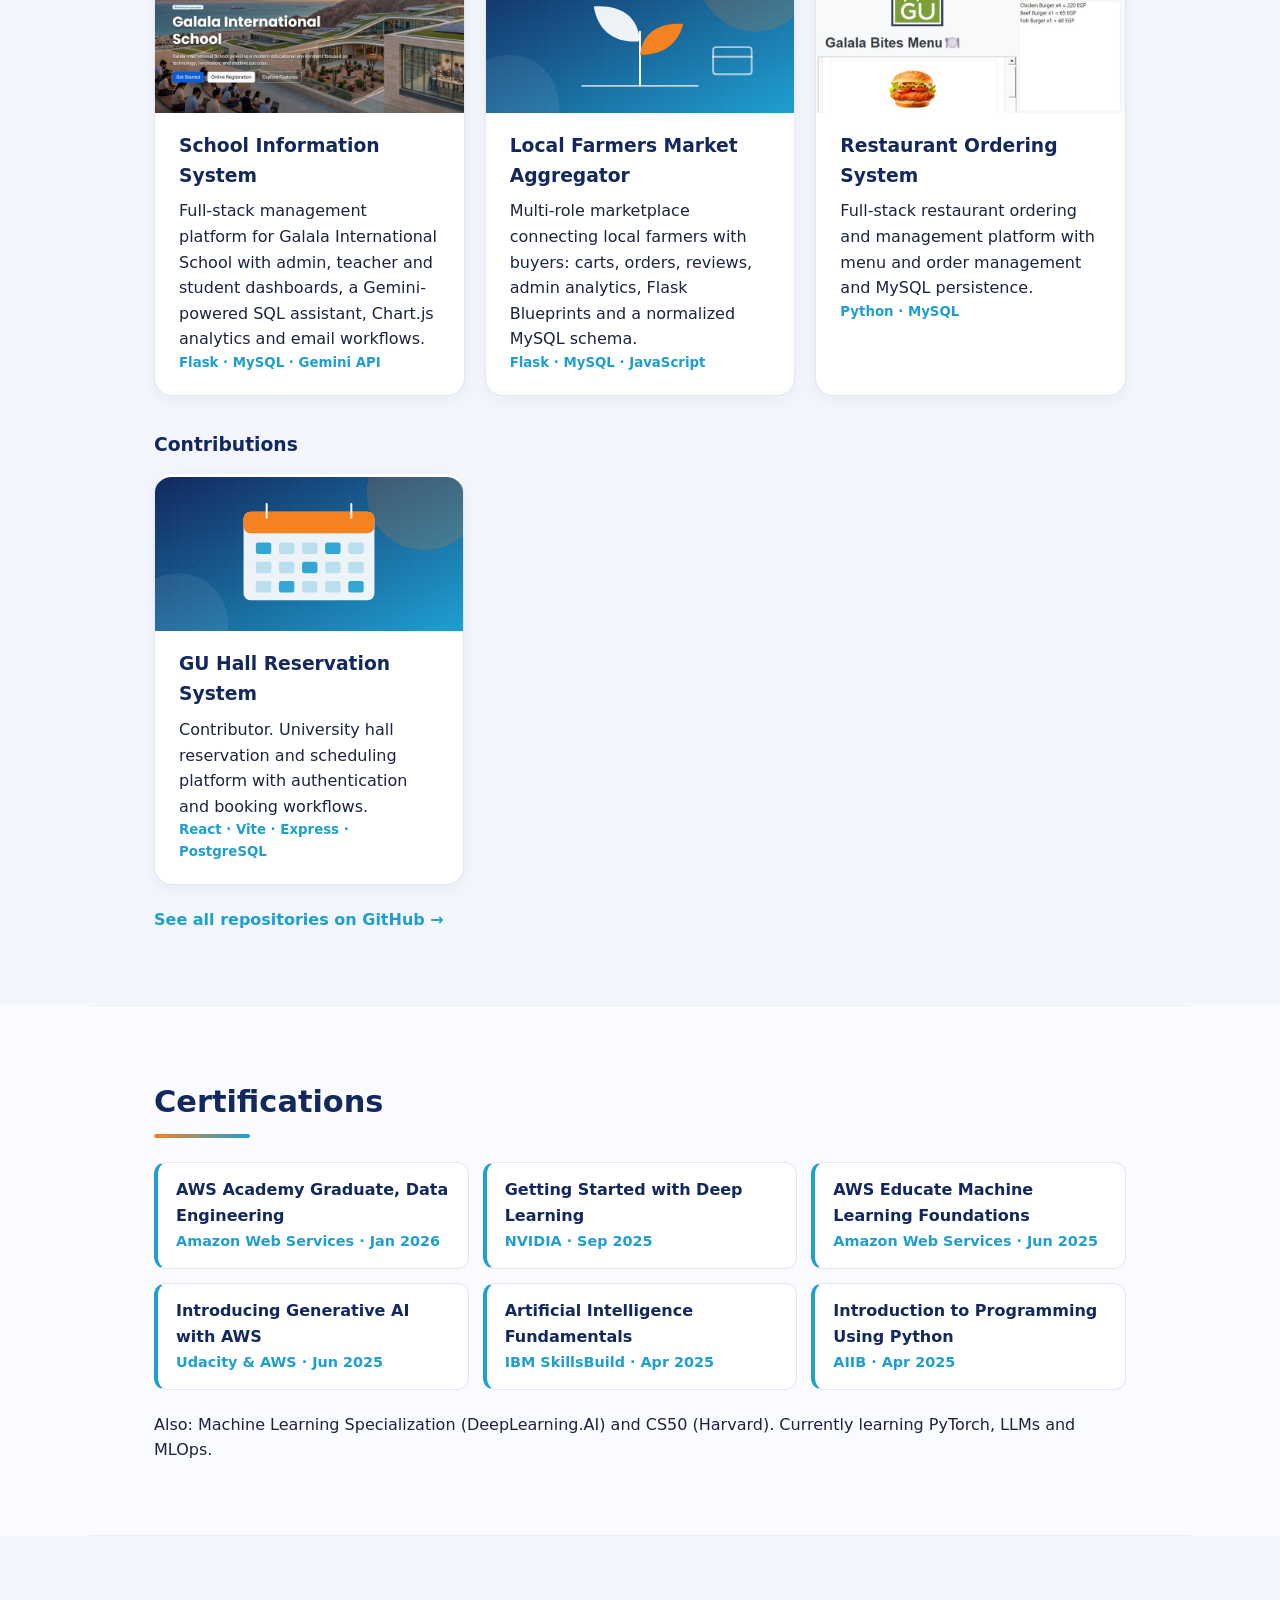
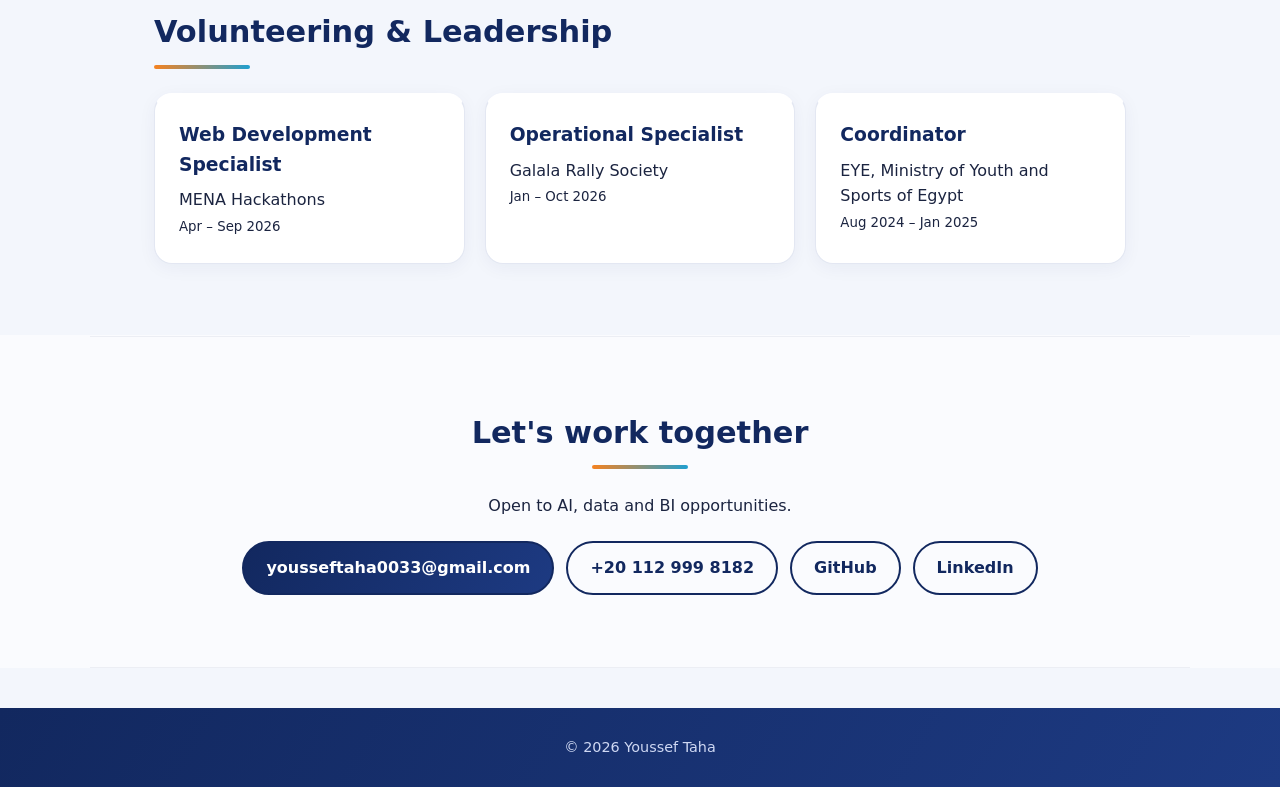
<file: 8-index.html>
<!doctype html>
<html lang="en">
<head>
<meta charset="utf-8">
<meta name="viewport" content="width=device-width,initial-scale=1">
<title>Youssef Taha | AI Engineer</title>
<meta name="description" content="Youssef Taha, AI Engineer. Translating data into actionable insights and business success with Power BI, Azure and Python.">
<meta property="og:title" content="Youssef Taha | AI Engineer">
<meta property="og:description" content="Translating data into actionable insights and business success.">
<meta property="og:image" content="https://youssefTaha39.github.io/yousseftaha.com/5-photo.jpg">
<meta property="og:url" content="https://youssefTaha39.github.io/yousseftaha.com/">
<link rel="stylesheet" href="style.css">
</head>
<body>
<div class="bg" aria-hidden="true"><i class="g g1"></i><i class="g g2"></i><i class="g g3"></i></div>
<header class="nav">
  <a class="brand" href="#top">YT</a>
  <nav>
    <a href="#about">About</a><a href="#skills">Skills</a><a href="#experience">Experience</a><a href="#projects">Projects</a><a href="6-cv.pdf" target="_blank" rel="noopener">CV</a><a href="#contact" class="cta">Contact</a>
  </nav>
</header>

<main id="top">
<section class="hero">
  <div class="hero-bg"><i class="orb o1"></i><i class="orb o2"></i></div>
  <div class="hero-text">
    <p class="eyebrow">AI Engineer</p>
    <h1>Youssef Taha</h1>
    <p class="tag">Translating data into <span>actionable insights</span> &amp; business success.</p>
    <div class="chips"><span>Power BI</span><span>Azure</span><span>Python</span></div>
    <div class="btns"><a class="btn primary" href="#contact">Get in touch</a><a class="btn" href="6-cv.pdf" target="_blank" rel="noopener">Show CV</a><a class="btn" href="https://github.com/YoussefTaha39">GitHub</a></div>
  </div>
  <div class="hero-photo"><div class="blob"></div><img src="5-photo.jpg" alt="Youssef Taha"></div>
</section>

<section id="about">
  <h2>About</h2>
  <div class="about">
    <p>I am an AI engineer and a third-year Artificial Intelligence student at Galala University. I build machine learning models and turn raw data into dashboards and decisions people can act on. I also teach AI and data, which keeps my own fundamentals sharp.</p>
    <ul class="stats">
      <li><b>6+</b><span>ML &amp; full-stack projects</span></li>
      <li><b>8</b><span>Certifications &amp; courses</span></li>
      <li><b>2</b><span>Roles: instructor &amp; ML trainee</span></li>
    </ul>
  </div>
</section>

<section id="skills">
  <h2>Skills</h2>
  <div class="grid3">
    <div class="card"><h3>Data &amp; BI</h3><p>Power BI, data modeling, dashboards, storytelling with data.</p></div>
    <div class="card"><h3>Machine Learning</h3><p>Python, model training and evaluation, applied AI.</p></div>
    <div class="card"><h3>Cloud</h3><p>Microsoft Azure for data and ML workloads.</p></div>
  </div>
</section>

<section id="experience">
  <h2>Experience &amp; Education</h2>
  <ol class="timeline">
    <li><b>AI &amp; Data Instructor</b><span>IHSS &middot; Sep 2026 &ndash; Present</span><p>Teaching artificial intelligence and data fundamentals to students.</p></li>
    <li><b>Microsoft Machine Learning Engineer Trainee</b><span>Digital Egypt Pioneers Initiative (DEPI) &middot; Jul 2026 &ndash; Present</span><p>Machine learning workflows, Azure AI tools, NLP, computer vision and MLOps on Microsoft's track.</p></li>
    <li><b>Aspire Leaders Program</b><span>Harvard University &middot; Oct &ndash; Dec 2025</span><p>Leadership and business and social skills program founded at Harvard in 2017. Leadership and networking.</p></li>
    <li><b>Machine Learning Intern</b><span>NTI Summer Internship &middot; Aug &ndash; Sep 2025</span><p>Predictive models, feature engineering, PCA and GMM, neural networks, and cloud deployment of end-to-end ML projects.</p></li>
    <li><b>Sustainable Development Training</b><span>Ministry of Planning, Economic Development &amp; International Cooperation &middot; Sep &ndash; Oct 2024</span><p>"Be an Ambassador for Sustainable Development" program: the 17 UN SDGs, community leadership, innovative thinking and networking.</p></li>
    <li><b>BSc, Computer Science &amp; Engineering (Artificial Intelligence)</b><span>Galala University &middot; Sep 2024 &ndash; Present</span><p>Specializing in AI, 3rd year.</p></li>
  </ol>
</section>

<section id="projects">
  <h2>Projects</h2>
  <div class="grid3">
    <a class="card proj" href="https://github.com/YoussefTaha39/ai_vision_people_analytics"><img class="thumb" src="1-vision.jpg" alt=""><h3>AI Vision &amp; People Analytics</h3><p>Desktop app that detects and tracks people from a webcam with YOLO11 and ByteTrack, recognizes registered visitors, and shows live occupancy stats with Excel/CSV export.</p><small>Python &middot; YOLO11 &middot; OpenCV &middot; SQLite</small></a>
    <a class="card proj" href="https://github.com/YoussefTaha39/Heart-Disease-Prediction-Model"><img class="thumb" src="2-heart.jpg" alt=""><h3>Heart Disease Prediction System</h3><p>Clinical ML system predicting heart disease risk. Benchmarks five models, tunes with GridSearchCV, evaluates with ROC-AUC, and serves real-time predictions through a Flask app.</p><small>Python &middot; Flask &middot; scikit-learn</small></a>
    <a class="card proj" href="https://github.com/YoussefTaha39/diabetes-prediction"><img class="thumb" src="5-diabetes.svg" alt=""><h3>Diabetes Prediction System</h3><p>Predicts diabetes risk from patient health data. Covers preprocessing, feature engineering, EDA, and comparison of several classifiers. Handles class imbalance with SMOTE.</p><small>Python &middot; Random Forest &middot; SMOTE</small></a>
    <a class="card proj" href="https://github.com/Kevoharvey/School-Information-System"><img class="thumb" src="3-school.jpg" alt=""><h3>School Information System</h3><p>Full-stack management platform for Galala International School with admin, teacher and student dashboards, a Gemini-powered SQL assistant, Chart.js analytics and email workflows.</p><small>Flask &middot; MySQL &middot; Gemini API</small></a>
    <a class="card proj" href="https://github.com/Kevoharvey/LocalFarmersMarketAggregator"><img class="thumb" src="6-farm.svg" alt=""><h3>Local Farmers Market Aggregator</h3><p>Multi-role marketplace connecting local farmers with buyers: carts, orders, reviews, admin analytics, Flask Blueprints and a normalized MySQL schema.</p><small>Flask &middot; MySQL &middot; JavaScript</small></a>
    <a class="card proj" href="https://github.com/zanzenzon/restaurant-ordering-system"><img class="thumb" src="4-rest.jpg" alt=""><h3>Restaurant Ordering System</h3><p>Full-stack restaurant ordering and management platform with menu and order management and MySQL persistence.</p><small>Python &middot; MySQL</small></a>
  </div>
  <h3 class="sub">Contributions</h3>
  <div class="grid3 single">
    <a class="card proj" href="https://github.com/mohamedhoss123/GU-hall-reservation"><img class="thumb" src="7-hall.svg" alt=""><h3>GU Hall Reservation System</h3><p>Contributor. University hall reservation and scheduling platform with authentication and booking workflows.</p><small>React &middot; Vite &middot; Express &middot; PostgreSQL</small></a>
  </div>
  <p class="more"><a href="https://github.com/YoussefTaha39?tab=repositories">See all repositories on GitHub &rarr;</a></p>
</section>

<section id="certs">
  <h2>Certifications</h2>
  <ul class="certs">
    <li><b>AWS Academy Graduate, Data Engineering</b><span>Amazon Web Services &middot; Jan 2026</span></li>
    <li><b>Getting Started with Deep Learning</b><span>NVIDIA &middot; Sep 2025</span></li>
    <li><b>AWS Educate Machine Learning Foundations</b><span>Amazon Web Services &middot; Jun 2025</span></li>
    <li><b>Introducing Generative AI with AWS</b><span>Udacity &amp; AWS &middot; Jun 2025</span></li>
    <li><b>Artificial Intelligence Fundamentals</b><span>IBM SkillsBuild &middot; Apr 2025</span></li>
    <li><b>Introduction to Programming Using Python</b><span>AIIB &middot; Apr 2025</span></li>
  </ul>
  <p class="more">Also: Machine Learning Specialization (DeepLearning.AI) and CS50 (Harvard). Currently learning PyTorch, LLMs and MLOps.</p>
</section>

<section id="volunteering">
  <h2>Volunteering &amp; Leadership</h2>
  <div class="grid3">
    <div class="card"><h3>Web Development Specialist</h3><p>MENA Hackathons</p><small>Apr &ndash; Sep 2026</small></div>
    <div class="card"><h3>Operational Specialist</h3><p>Galala Rally Society</p><small>Jan &ndash; Oct 2026</small></div>
    <div class="card"><h3>Coordinator</h3><p>EYE, Ministry of Youth and Sports of Egypt</p><small>Aug 2024 &ndash; Jan 2025</small></div>
  </div>
</section>

<section id="contact" class="contact">
  <h2>Let's work together</h2>
  <p>Open to AI, data and BI opportunities.</p>
  <div class="btns">
    <a class="btn primary" href="mailto:yousseftaha0033@gmail.com">yousseftaha0033@gmail.com</a>
    <a class="btn" href="tel:+201129998182">+20 112 999 8182</a>
    <a class="btn" href="https://github.com/YoussefTaha39">GitHub</a>
    <a class="btn" href="https://www.linkedin.com/in/youssef3/">LinkedIn</a>
  </div>
</section>
</main>
<footer>&copy; 2026 Youssef Taha</footer>
<script>
(function(){
var nav=document.querySelector('.nav');
addEventListener('scroll',function(){nav.classList.toggle('scrolled',scrollY>8)},{passive:true});
if(!('IntersectionObserver' in window))return;
var els=document.querySelectorAll('section:not(.hero) h2,.sub,.about p,.card,.stats li,.timeline li,.certs li,.more,.contact .btns,.contact p');
var io=new IntersectionObserver(function(es){es.forEach(function(e){if(e.isIntersecting){e.target.classList.add('in');io.unobserve(e.target)}})},{threshold:.12,rootMargin:'0px 0px -40px 0px'});
els.forEach(function(el){var sib=Array.prototype.indexOf.call(el.parentNode.children,el);el.style.setProperty('--d',Math.min(sib%6,5)*.08+'s');el.classList.add('reveal');io.observe(el)});
})();
</script>
</body>
</html>
</file>
<file: style.css>
:root{--navy:#12285f;--orange:#f58220;--blue:#1f9fd0;--light:#bfe5f5;--bg:#f8f9fd;--ink:#1b2440}
*{box-sizing:border-box;margin:0}
html{scroll-behavior:smooth}
body{font-family:system-ui,-apple-system,"Segoe UI",Roboto,Arial,sans-serif;background:var(--bg);color:var(--ink);line-height:1.6}
.nav{position:sticky;top:0;z-index:5;display:flex;justify-content:space-between;align-items:center;padding:14px 5vw;background:rgba(248,249,253,.9);backdrop-filter:blur(8px);border-bottom:1px solid #e3e7f2}
.brand{font-weight:800;color:var(--navy);text-decoration:none;font-size:1.3rem}
.nav nav{display:flex;gap:22px;align-items:center}
.nav a{color:var(--navy);text-decoration:none;font-weight:600;font-size:.95rem}
.nav .cta{background:var(--orange);color:#fff;padding:8px 16px;border-radius:99px}
section{padding:72px 5vw;max-width:1100px;margin:auto}
h2{color:var(--navy);font-size:1.9rem;margin-bottom:24px;position:relative}
h2::after{content:"";display:block;width:48px;height:4px;background:var(--orange);border-radius:4px;margin-top:8px}
.hero{display:grid;grid-template-columns:1.1fr .9fr;gap:40px;align-items:center;min-height:560px}
.eyebrow{color:var(--orange);font-weight:700;letter-spacing:.12em;text-transform:uppercase}
h1{font-size:clamp(2.6rem,6vw,4.4rem);color:var(--navy);line-height:1.05;margin:6px 0 16px}
.tag{font-size:1.25rem;font-weight:600;color:var(--navy)}.tag span{color:var(--orange);font-style:italic}
.chips{display:flex;gap:10px;flex-wrap:wrap;margin:22px 0}
.chips span{border:1.5px solid var(--blue);color:var(--blue);padding:4px 14px;border-radius:99px;font-weight:600}
.btns{display:flex;gap:12px;flex-wrap:wrap}
.btn{display:inline-block;padding:12px 22px;border-radius:99px;border:2px solid var(--navy);color:var(--navy);text-decoration:none;font-weight:700;transition:.2s}
.btn:hover{transform:translateY(-2px)}
.btn.primary{background:var(--navy);color:#fff}
.hero-photo{position:relative;display:flex;justify-content:center}
.blob{position:absolute;inset:-4% -6% 8% 12%;background:var(--blue);border-radius:58% 42% 55% 45%/50% 55% 45% 50%;transform:rotate(-6deg)}
.hero-photo img{position:relative;width:min(100%,380px);aspect-ratio:3/4;object-fit:cover;object-position:top;border-radius:28px;box-shadow:0 20px 50px rgba(18,40,95,.25)}
.grid3{display:grid;grid-template-columns:repeat(auto-fit,minmax(240px,1fr));gap:20px}
.card{background:#fff;border:1px solid #e3e7f2;border-radius:18px;padding:24px;box-shadow:0 4px 18px rgba(18,40,95,.05);text-decoration:none;color:inherit;display:block}
.card h3{color:var(--navy);margin-bottom:8px}
.proj:hover{border-color:var(--orange);transform:translateY(-3px)}.proj{transition:.2s}
.proj small{color:var(--blue);font-weight:600}
.timeline{list-style:none;padding:0;border-left:3px solid var(--light);margin-left:6px}
.timeline li{padding:0 0 28px 24px;position:relative}
.timeline li::before{content:"";position:absolute;left:-9px;top:6px;width:15px;height:15px;border-radius:50%;background:var(--orange)}
.timeline b{color:var(--navy);font-size:1.1rem;display:block}
.timeline span{color:var(--blue);font-weight:600}
.contact{text-align:center}.contact h2::after{margin:8px auto 0}
.contact .btns{justify-content:center;margin-top:22px}
footer{text-align:center;padding:28px;color:#6b7390;font-size:.9rem}
@media(max-width:800px){.hero{grid-template-columns:1fr;text-align:center;min-height:auto}.hero-photo{order:-1}.chips,.hero .btns{justify-content:center}.nav nav a:not(.cta){display:none}}
.more{margin-top:22px}.more a{color:var(--blue);font-weight:700;text-decoration:none}.grid3{grid-template-columns:repeat(auto-fit,minmax(250px,1fr))}
.sub{color:var(--navy);margin:34px 0 14px}
.certs{list-style:none;padding:0;display:grid;grid-template-columns:repeat(auto-fit,minmax(300px,1fr));gap:14px}
.certs li{background:#fff;border:1px solid #e3e7f2;border-left:4px solid var(--orange);border-radius:12px;padding:14px 18px}
.certs b{display:block;color:var(--navy)}.certs span{color:var(--blue);font-weight:600;font-size:.9rem}
.about{display:grid;grid-template-columns:1.4fr 1fr;gap:32px;align-items:center}
.stats{list-style:none;padding:0;display:grid;gap:12px}
.stats li{background:#fff;border:1px solid #e3e7f2;border-radius:14px;padding:12px 18px;display:flex;align-items:center;gap:14px}
.stats b{font-size:1.8rem;color:var(--orange);min-width:44px}
.stats span{color:var(--navy);font-weight:600}
footer{background:var(--navy);color:#cfd8f3;margin-top:40px}
section{scroll-margin-top:70px}
@media(max-width:800px){.about{grid-template-columns:1fr}.nav nav a:not(.cta){display:inline}.nav nav{gap:12px}.nav a{font-size:.85rem}.nav .cta{padding:6px 12px}.timeline{margin-left:4px}}
@media(max-width:800px){.nav{padding:12px 4vw}.nav nav a:nth-child(2),.nav nav a:nth-child(3){display:none}.nav nav{gap:14px}.brand{margin-right:8px}}
/* v3: harmony + motion */
:root{--navy2:#1d3a82;--soft:#eaf4fb;--bg:#f6f8fd;--shadow:0 10px 30px rgba(18,40,95,.10)}
body{background:var(--bg);background-image:radial-gradient(900px 500px at 85% -5%,rgba(31,159,208,.13),transparent 60%),radial-gradient(700px 500px at -10% 40%,rgba(245,130,32,.06),transparent 60%);background-attachment:fixed}
h1{background:linear-gradient(100deg,var(--navy),var(--navy2) 60%,var(--blue));-webkit-background-clip:text;background-clip:text;color:transparent}
h2::after{background:linear-gradient(90deg,var(--orange),var(--blue));width:56px;transition:width .6s ease}
.reveal.in h2::after,h2.in::after{width:96px}
.nav{transition:box-shadow .3s}.nav.scrolled{box-shadow:0 6px 24px rgba(18,40,95,.08)}
.nav a:not(.cta):not(.brand){position:relative}
.nav a:not(.cta):not(.brand)::after{content:"";position:absolute;left:0;bottom:-4px;height:2px;width:0;background:var(--orange);transition:width .25s}
.nav a:not(.cta):not(.brand):hover::after{width:100%}
.nav .cta{transition:transform .2s,box-shadow .2s}.nav .cta:hover{transform:translateY(-2px);box-shadow:0 8px 18px rgba(245,130,32,.35)}
.btn{transition:transform .2s,box-shadow .2s,background .2s,color .2s}
.btn:hover{transform:translateY(-3px);box-shadow:0 10px 22px rgba(18,40,95,.18);background:var(--navy);color:#fff}
.btn.primary{background:linear-gradient(120deg,var(--navy),var(--navy2))}
.btn.primary:hover{background:linear-gradient(120deg,var(--navy2),var(--blue))}
.hero{position:relative}
.hero-bg{position:absolute;inset:0;z-index:-1;pointer-events:none}body{overflow-x:hidden}
.orb{position:absolute;border-radius:50%;filter:blur(60px);opacity:.35}
.orb.o1{width:320px;height:320px;background:var(--blue);left:-60px;top:5%;animation:drift 16s ease-in-out infinite}
.orb.o2{width:240px;height:240px;background:var(--orange);right:30%;bottom:-60px;opacity:.18;animation:drift 20s ease-in-out infinite reverse}
.blob{background:linear-gradient(145deg,var(--blue),#5cc0e6);animation:morph 12s ease-in-out infinite,floaty 7s ease-in-out infinite}
.hero-photo img{animation:floaty 7s ease-in-out infinite;animation-delay:-1.5s}
.chips span{transition:background .2s,color .2s,transform .2s}.chips span:hover{background:var(--blue);color:#fff;transform:translateY(-2px)}
@keyframes floaty{0%,100%{transform:translateY(0)}50%{transform:translateY(-12px)}}
@keyframes morph{0%,100%{border-radius:58% 42% 55% 45%/50% 55% 45% 50%;transform:rotate(-6deg)}50%{border-radius:45% 55% 42% 58%/55% 45% 55% 45%;transform:rotate(4deg) scale(1.04)}}
@keyframes drift{0%,100%{transform:translate(0,0)}50%{transform:translate(40px,-30px)}}
.hero-text>*{opacity:0;transform:translateY(18px);animation:rise .7s ease forwards}
.hero-text>*:nth-child(1){animation-delay:.05s}.hero-text>*:nth-child(2){animation-delay:.15s}.hero-text>*:nth-child(3){animation-delay:.25s}.hero-text>*:nth-child(4){animation-delay:.35s}.hero-text>*:nth-child(5){animation-delay:.45s}
@keyframes rise{to{opacity:1;transform:none}}
.reveal{opacity:0;transform:translateY(26px);transition:opacity .7s ease,transform .7s ease;transition-delay:var(--d,0s)}
.reveal.in{opacity:1;transform:none}
.card,.certs li,.stats li{transition:transform .25s,box-shadow .25s,border-color .25s,opacity .7s ease}
.card{border-top:3px solid transparent}
.card:hover,.certs li:hover,.stats li:hover{transform:translateY(-5px);box-shadow:var(--shadow);border-color:#cfe6f3}
.card:hover{border-top-color:var(--orange)}
.proj:hover{border-color:#cfe6f3;border-top-color:var(--orange)}
.reveal.in.card:hover,.reveal.in.certs li:hover{transition-delay:0s}
.timeline{border-left-color:var(--light)}
.timeline li::before{background:var(--orange);box-shadow:0 0 0 4px #fde7d2;transition:transform .3s}
.timeline li:hover::before{transform:scale(1.3)}
.certs li{border-left-color:var(--blue)}
.stats b{background:linear-gradient(120deg,var(--orange),#ff9c45);-webkit-background-clip:text;background-clip:text;color:transparent}
footer{background:linear-gradient(120deg,var(--navy),var(--navy2))}
@media(prefers-reduced-motion:reduce){*,*::before,*::after{animation:none!important;transition:none!important}.reveal,.hero-text>*{opacity:1!important;transform:none!important}html{scroll-behavior:auto}}
/* v3b: richer background */
body{background-color:#f3f6fc;background-image:radial-gradient(1000px 600px at 90% -5%,rgba(31,159,208,.20),transparent 60%),radial-gradient(800px 600px at -10% 35%,rgba(18,40,95,.10),transparent 60%),radial-gradient(700px 500px at 100% 75%,rgba(31,159,208,.14),transparent 60%),radial-gradient(600px 400px at 10% 100%,rgba(245,130,32,.09),transparent 60%)}
.bg{position:fixed;inset:0;z-index:-2;pointer-events:none;overflow:hidden;background-image:radial-gradient(rgba(18,40,95,.13) 1.1px,transparent 1.2px);background-size:26px 26px;-webkit-mask-image:linear-gradient(180deg,#000,rgba(0,0,0,.35));mask-image:linear-gradient(180deg,#000,rgba(0,0,0,.35))}
.g{position:absolute;border-radius:50%;filter:blur(70px)}
.g1{width:460px;height:460px;background:rgba(31,159,208,.30);left:-120px;top:12%;animation:drift 18s ease-in-out infinite}
.g2{width:400px;height:400px;background:rgba(18,40,95,.20);right:-100px;top:45%;animation:drift 22s ease-in-out infinite reverse}
.g3{width:320px;height:320px;background:rgba(245,130,32,.16);left:40%;bottom:-100px;animation:drift 26s ease-in-out infinite}
section:nth-of-type(even){background:rgba(255,255,255,.55);box-shadow:0 0 0 100vmax rgba(255,255,255,.55);clip-path:inset(0 -100vmax);border-top:1px solid rgba(18,40,95,.06);border-bottom:1px solid rgba(18,40,95,.06)}
.orb.o1{opacity:.5}.orb.o2{opacity:.28}
@media(prefers-reduced-motion:reduce){.g{animation:none!important}}
.proj{padding:0;overflow:hidden}
.proj>*:not(.thumb){margin-left:24px;margin-right:24px}
.proj .thumb{display:block;width:100%;aspect-ratio:2/1;object-fit:cover;margin:0 0 18px;transition:transform .5s ease}
.proj:hover .thumb{transform:scale(1.05)}
.proj{display:block}.proj small{display:block;margin-bottom:22px}
.proj .thumb-wrap{overflow:hidden}
.grid3.single{grid-template-columns:minmax(250px,calc(33.3% - 14px))}
.hero .chips{margin:4px 0 18px}.hero .tag{margin-bottom:22px}
/* header */
.nav{background:linear-gradient(110deg,rgba(18,40,95,.96),rgba(29,58,130,.94) 60%,rgba(31,159,208,.9));backdrop-filter:blur(10px);-webkit-backdrop-filter:blur(10px);border-bottom:1px solid rgba(255,255,255,.14)}
.nav.scrolled{box-shadow:0 8px 28px rgba(18,40,95,.28)}
.brand{display:flex;align-items:center;gap:12px;color:#fff;font-size:1.05rem;font-weight:700;letter-spacing:.01em}
.brand em{font-style:normal;font-weight:500;color:#bfe5f5}
.avatar{width:40px;height:40px;border-radius:50%;object-fit:cover;object-position:50% 12%;border:2px solid rgba(255,255,255,.85);box-shadow:0 0 0 3px rgba(245,130,32,.55);transition:transform .25s}
.brand:hover .avatar{transform:scale(1.08)}
.nav a:not(.brand){color:#fff}
.nav a:not(.cta):not(.brand)::after{background:#f58220}
.nav .cta{box-shadow:0 4px 14px rgba(245,130,32,.35)}
@media(max-width:800px){.brand em{display:none}.brand{margin-right:0;font-size:.95rem}.avatar{width:34px;height:34px}}
.nav a.brand{color:#fff;white-space:nowrap}
@media(max-width:560px){.nav nav a:not(.cta):not([href="6-cv.pdf"]){display:none}.nav a.brand{font-size:.9rem}}
</file>
